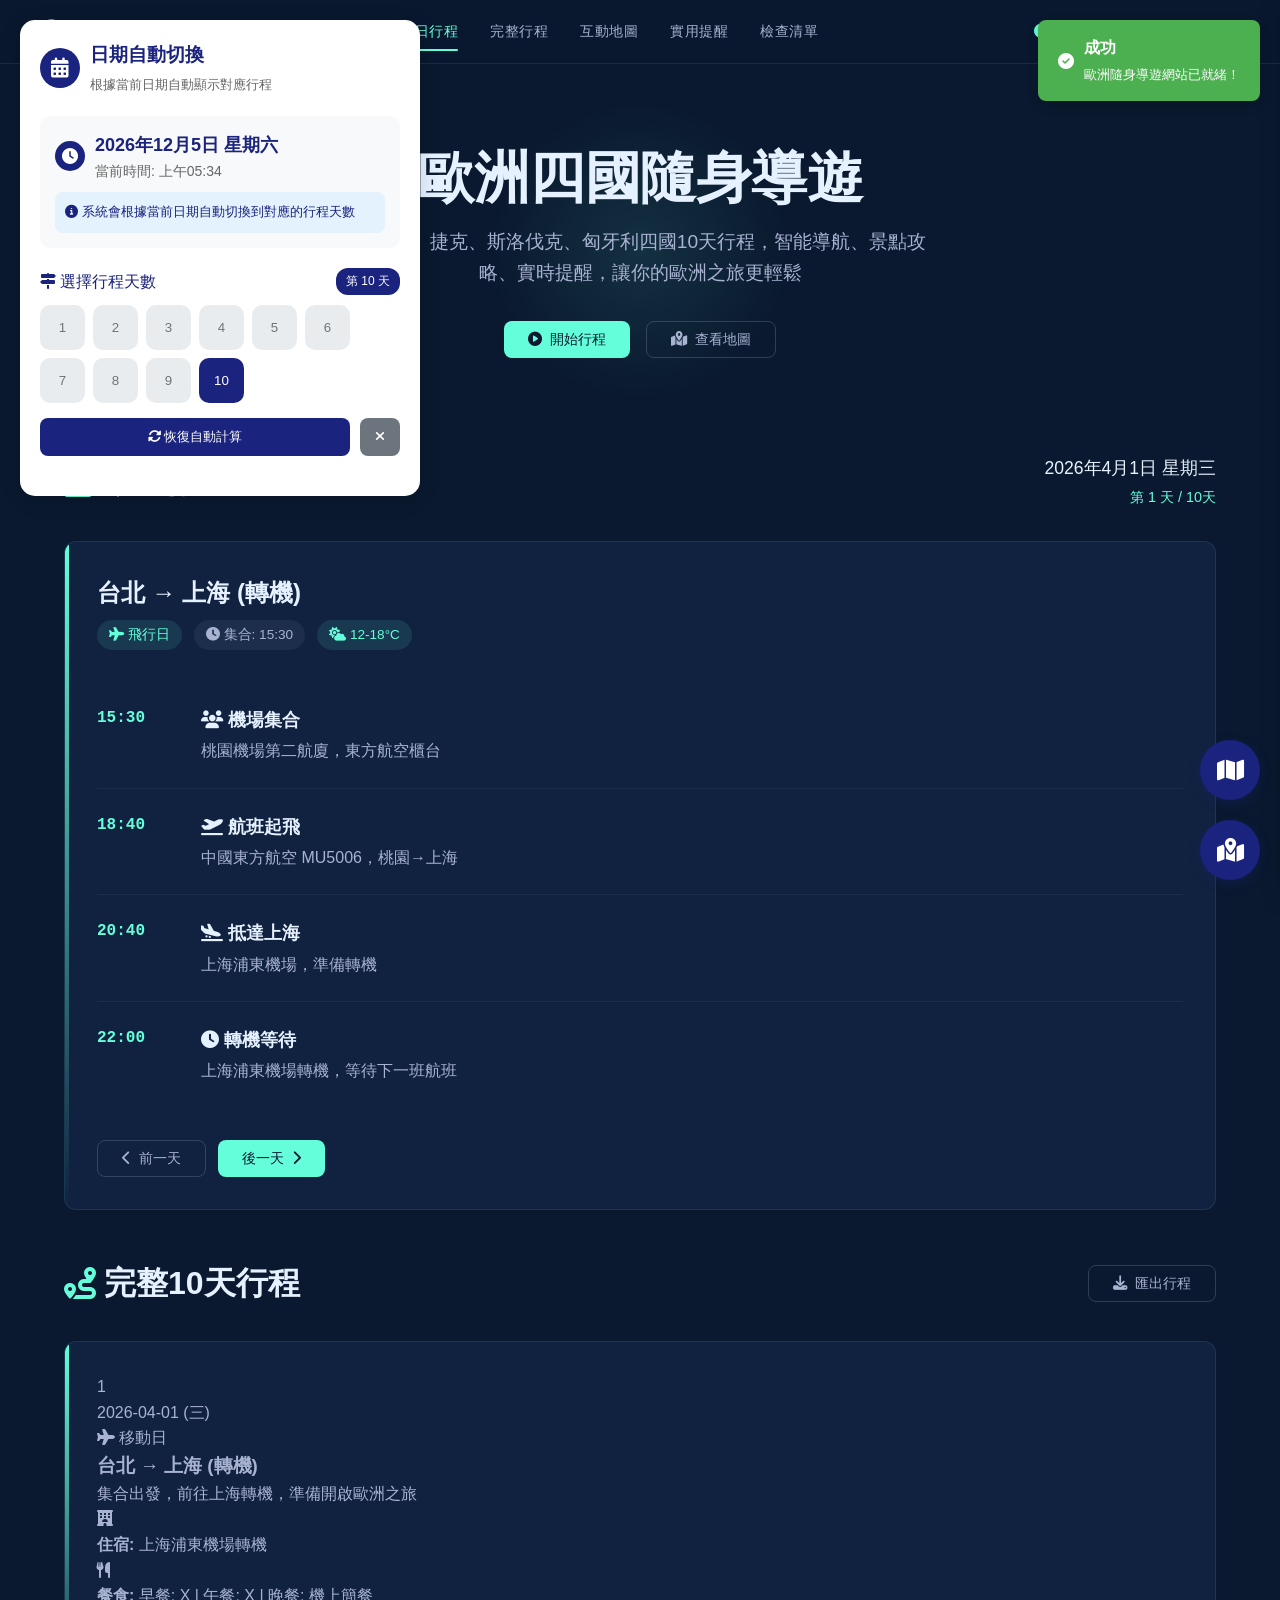
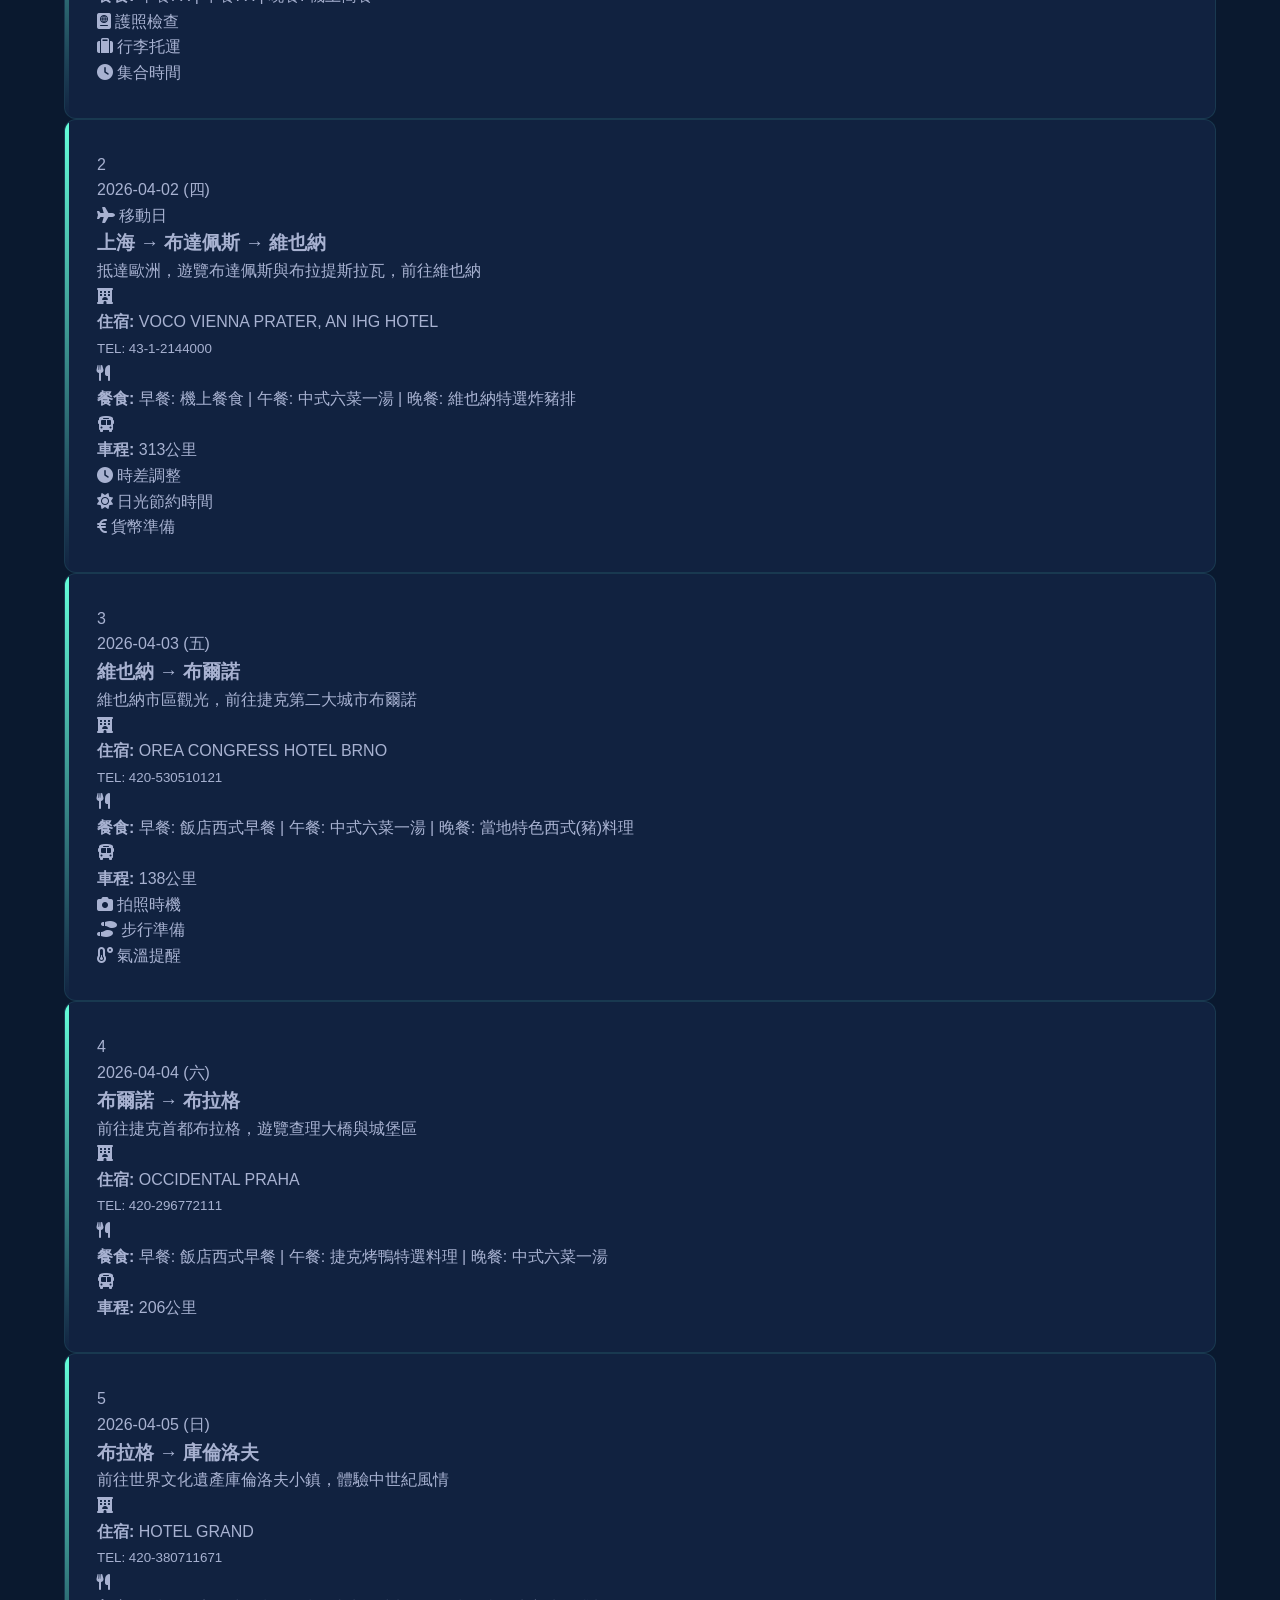
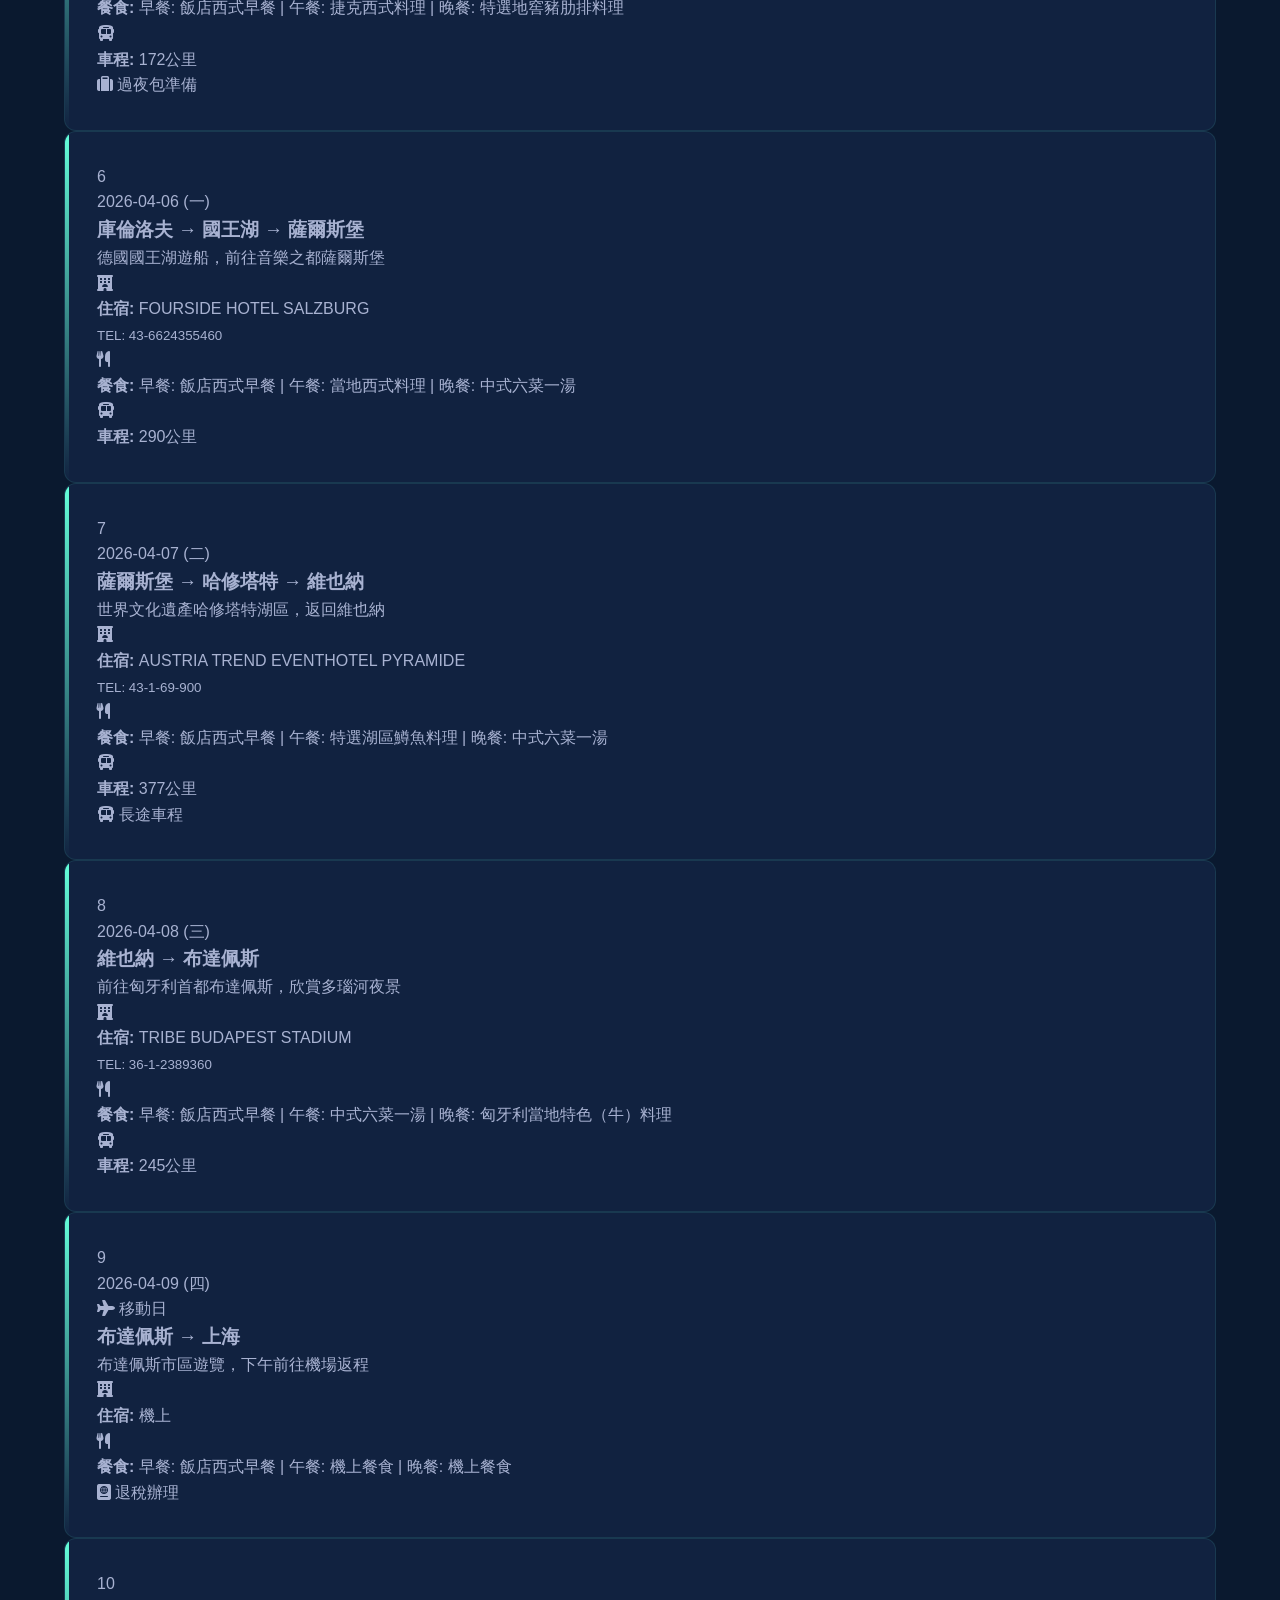
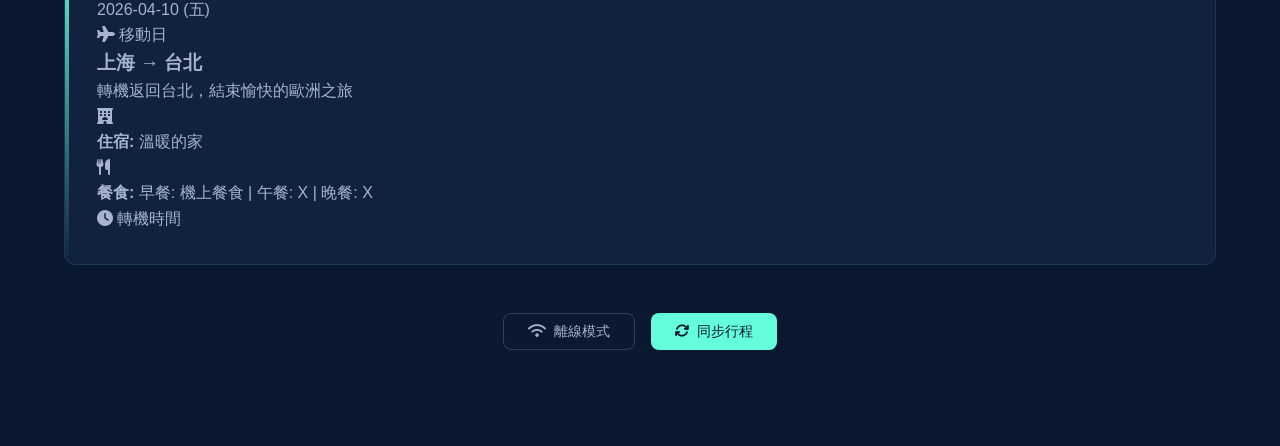
<file: index-backup.html>
<!DOCTYPE html>
<html lang="zh-TW">
<head>
    <meta charset="UTF-8">
    <meta name="viewport" content="width=device-width, initial-scale=1.0">
    <title>🗺️ 歐洲隨身導遊 - 奧捷斯匈四國之旅</title>
    <link rel="stylesheet" href="https://cdnjs.cloudflare.com/ajax/libs/font-awesome/6.4.0/css/all.min.css">
    <link rel="stylesheet" href="css/style.css">
    <link rel="stylesheet" href="css/mobile-nav-simple.css" media="(max-width: 768px)">
    <link rel="manifest" href="manifest.json">
    <meta name="theme-color" content="#0a192f">
    <meta name="description" content="歐洲四國隨身導遊 - 智能行程提醒、景點導覽、實用提醒">
</head>
<body>
    <!-- 現代化導航欄 -->
    <nav class="navbar">
        <div class="nav-container">
            <!-- Logo -->
            <a href="#" class="logo">
                <i class="fas fa-compass"></i>
                <span>歐洲隨身導遊</span>
            </a>
            
            <!-- 導航菜單 -->
            <!-- 漢堡菜單按鈕（手機版） -->
            <button class="hamburger-btn" id="hamburgerBtn">
                <i class="fas fa-bars"></i>
            </button>
            <div class="nav-menu">
                <a href="#today" class="nav-link active">今日行程</a>
                <a href="#itinerary" class="nav-link">完整行程</a>
                <a href="#map" class="nav-link">互動地圖</a>
                <a href="#tips" class="nav-link">實用提醒</a>
                <a href="#checklist" class="nav-link">檢查清單</a>
            </div>
            
            <!-- 時間顯示 -->
            <div class="nav-time-display">
                <div class="time-local">
                    <i class="fas fa-clock"></i>
                    <span class="city-name">當地</span>
                    <span id="nav-local-time">載入中...</span>
                </div>
                <div class="time-taipei">
                    <i class="fas fa-flag"></i>
                    <span class="city-name">台北</span>
                    <span id="nav-taipei-time">載入中...</span>
                </div>
            </div>
        </div>
    </nav>

    <!-- 主內容區 -->
    <main class="main-content">
        <!-- 英雄區域 -->
        <section class="hero-section">
            <h1 class="hero-title">歐洲四國隨身導遊</h1>
            <p class="hero-subtitle">奧地利、捷克、斯洛伐克、匈牙利四國10天行程，智能導航、景點攻略、實時提醒，讓你的歐洲之旅更輕鬆</p>
            <div style="display: flex; gap: 16px; justify-content: center; margin-top: 32px;">
                <button class="btn btn-primary" onclick="window.scrollTo({top: document.querySelector('#today').offsetTop - 80, behavior: 'smooth'})">
                    <i class="fas fa-play-circle"></i> 開始行程
                </button>
                <button class="btn btn-outline" onclick="window.open('https://maps.google.com', '_blank')">
                    <i class="fas fa-map-marked-alt"></i> 查看地圖
                </button>
            </div>
        </section>

        <!-- 今日行程 -->
        <section id="today" class="section">
            <div class="section-header">
                <h1><i class="fas fa-calendar-day"></i> 今日行程</h1>
                <div class="date-display">
                    <span id="currentDate">2026年4月1日 星期三</span>
                    <span class="day-counter">第 <span id="dayNumber">1</span> 天 / 10天</span>
                </div>
            </div>
            
            <div class="today-card">
                <div class="today-header" style="margin-bottom: 24px;">
                    <h2 id="todayTitle" style="font-size: 1.5rem; color: var(--text-white); margin-bottom: 8px;">台北 → 上海 (轉機)</h2>
                    <div style="display: flex; gap: 12px; flex-wrap: wrap;">
                        <span style="background: rgba(100, 255, 218, 0.1); color: var(--accent-blue); padding: 4px 12px; border-radius: 20px; font-size: 0.85rem;">
                            <i class="fas fa-plane"></i> 飛行日
                        </span>
                        <span style="background: rgba(136, 146, 176, 0.1); color: var(--text-light); padding: 4px 12px; border-radius: 20px; font-size: 0.85rem;">
                            <i class="fas fa-clock"></i> 集合: 15:30
                        </span>
                        <span style="background: rgba(100, 255, 218, 0.1); color: var(--accent-blue); padding: 4px 12px; border-radius: 20px; font-size: 0.85rem;">
                            <i class="fas fa-cloud-sun"></i> 12-18°C
                        </span>
                    </div>
                </div>
                
                <div class="today-timeline">
                    <!-- 時間軸項目會由JS動態生成 -->
                    <div class="timeline-item">
                        <div class="timeline-time">15:30</div>
                        <div class="timeline-icon"><i class="fas fa-users"></i></div>
                        <div class="timeline-content">
                            <div class="timeline-title">機場集合</div>
                            <div class="timeline-description">桃園國際機場第二航廈集合</div>
                        </div>
                    </div>
                    <div class="timeline-item">
                        <div class="timeline-time">17:30</div>
                        <div class="timeline-icon"><i class="fas fa-suitcase-rolling"></i></div>
                        <div class="timeline-content">
                            <div class="timeline-title">辦理登機</div>
                            <div class="timeline-description">辦理登機手續及行李托運</div>
                        </div>
                    </div>
                    <div class="timeline-item">
                        <div class="timeline-time">20:10</div>
                        <div class="timeline-icon"><i class="fas fa-plane-departure"></i></div>
                        <div class="timeline-content">
                            <div class="timeline-title">起飛（台灣→上海）</div>
                            <div class="timeline-description">搭乘班機飛往上海浦東機場</div>
                        </div>
                    </div>
                </div>
                
                <div class="today-actions" style="display: flex; gap: 12px; margin-top: 24px;">
                    <button class="btn btn-outline" id="prevDay">
                        <i class="fas fa-chevron-left"></i> 前一天
                    </button>
                    <button class="btn btn-primary" id="nextDay">
                        後一天 <i class="fas fa-chevron-right"></i>
                    </button>
                </div>
            </div>
        </section>

        <!-- 完整行程 -->
        <section id="itinerary" class="section">
            <div class="section-header">
                <h1><i class="fas fa-route"></i> 完整10天行程</h1>
                <button class="btn btn-outline" id="exportItinerary">
                    <i class="fas fa-download"></i> 匯出行程
                </button>
            </div>
            
            <div class="itinerary-container">
                <!-- 行程卡片會由JS動態生成 -->
                <div class="itinerary-card" style="margin-bottom: 16px;">
                    <h3 style="color: var(--text-white); margin-bottom: 12px;">第1天：出發日</h3>
                    <p style="color: var(--text-light); margin-bottom: 16px;">台灣 → 上海（轉機）→ 布達佩斯</p>
                    <div style="display: flex; gap: 8px; flex-wrap: wrap;">
                        <span style="background: rgba(100, 255, 218, 0.1); color: var(--accent-blue); padding: 4px 8px; border-radius: 4px; font-size: 0.8rem;">飛行日</span>
                        <span style="background: rgba(136, 146, 176, 0.1); color: var(--text-light); padding: 4px 8px; border-radius: 4px; font-size: 0.8rem;">轉機</span>
                    </div>
                </div>
            </div>
        </section>

        <!-- 功能按鈕區 -->
        <div style="display: flex; gap: 16px; justify-content: center; margin: 48px 0;">
            <button class="btn btn-outline" id="offlineToggle">
                <i class="fas fa-wifi"></i> 離線模式
            </button>
            <button class="btn btn-primary" id="syncBtn">
                <i class="fas fa-sync"></i> 同步行程
            </button>
        </div>
    </main>

    <!-- 載入腳本 -->
    <script src="js/data.js"></script>
    <script src="js/enhanced-data.js"></script>
    <script src="js/practical-tips.js"></script>
    <script src="js/practical-tips-display.js"></script>
    <script src="js/attraction-guide.js"></script>
    <script src="js/attraction-guide-display.js"></script>
    <script src="js/itinerary-database.js"></script>
    <script src="js/date-auto-switch.js"></script>
    <script src="js/date-switch-ui.js"></script>
    <script src="js/quick-guide-fix.js"></script>
    <script src="js/nav-time-display.js"></script>
    <script src="js/version-manager.js"></script>
    <script src="js/mobile-nav.js"></script>
    <script src="js/app.js"></script>
    <script src="js/checklist.js"></script>
    <script src="js/notifications.js"></script>
    <script src="js/simple-map.js"></script>
    <script src="js/interactivity-fix.js"></script>
    
    <script>
        // 初始化版本管理
        if (typeof versionManager !== 'undefined') {
            versionManager.init();
        }
        
        // 初始化時間顯示
        if (typeof navTimeDisplay !== 'undefined') {
            navTimeDisplay.init();
        }
    </script>
</body>
</html>
</file>
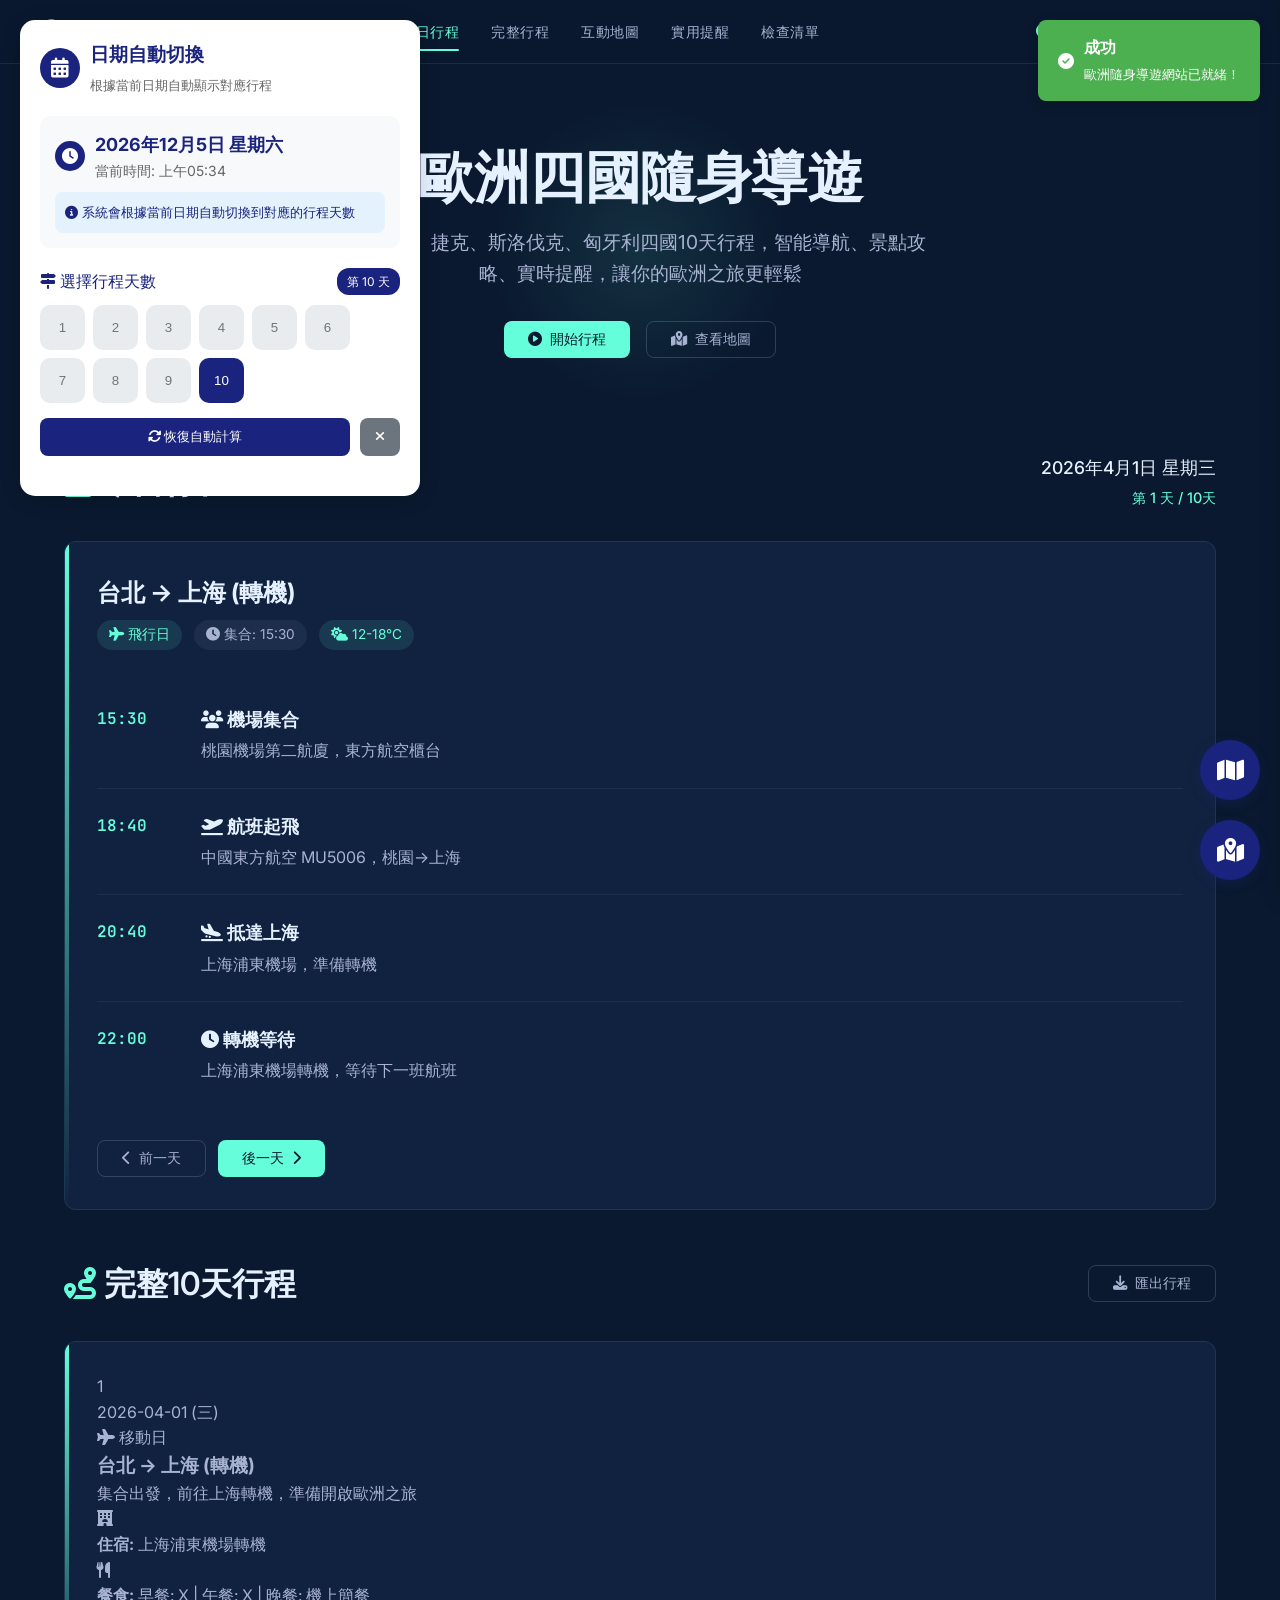
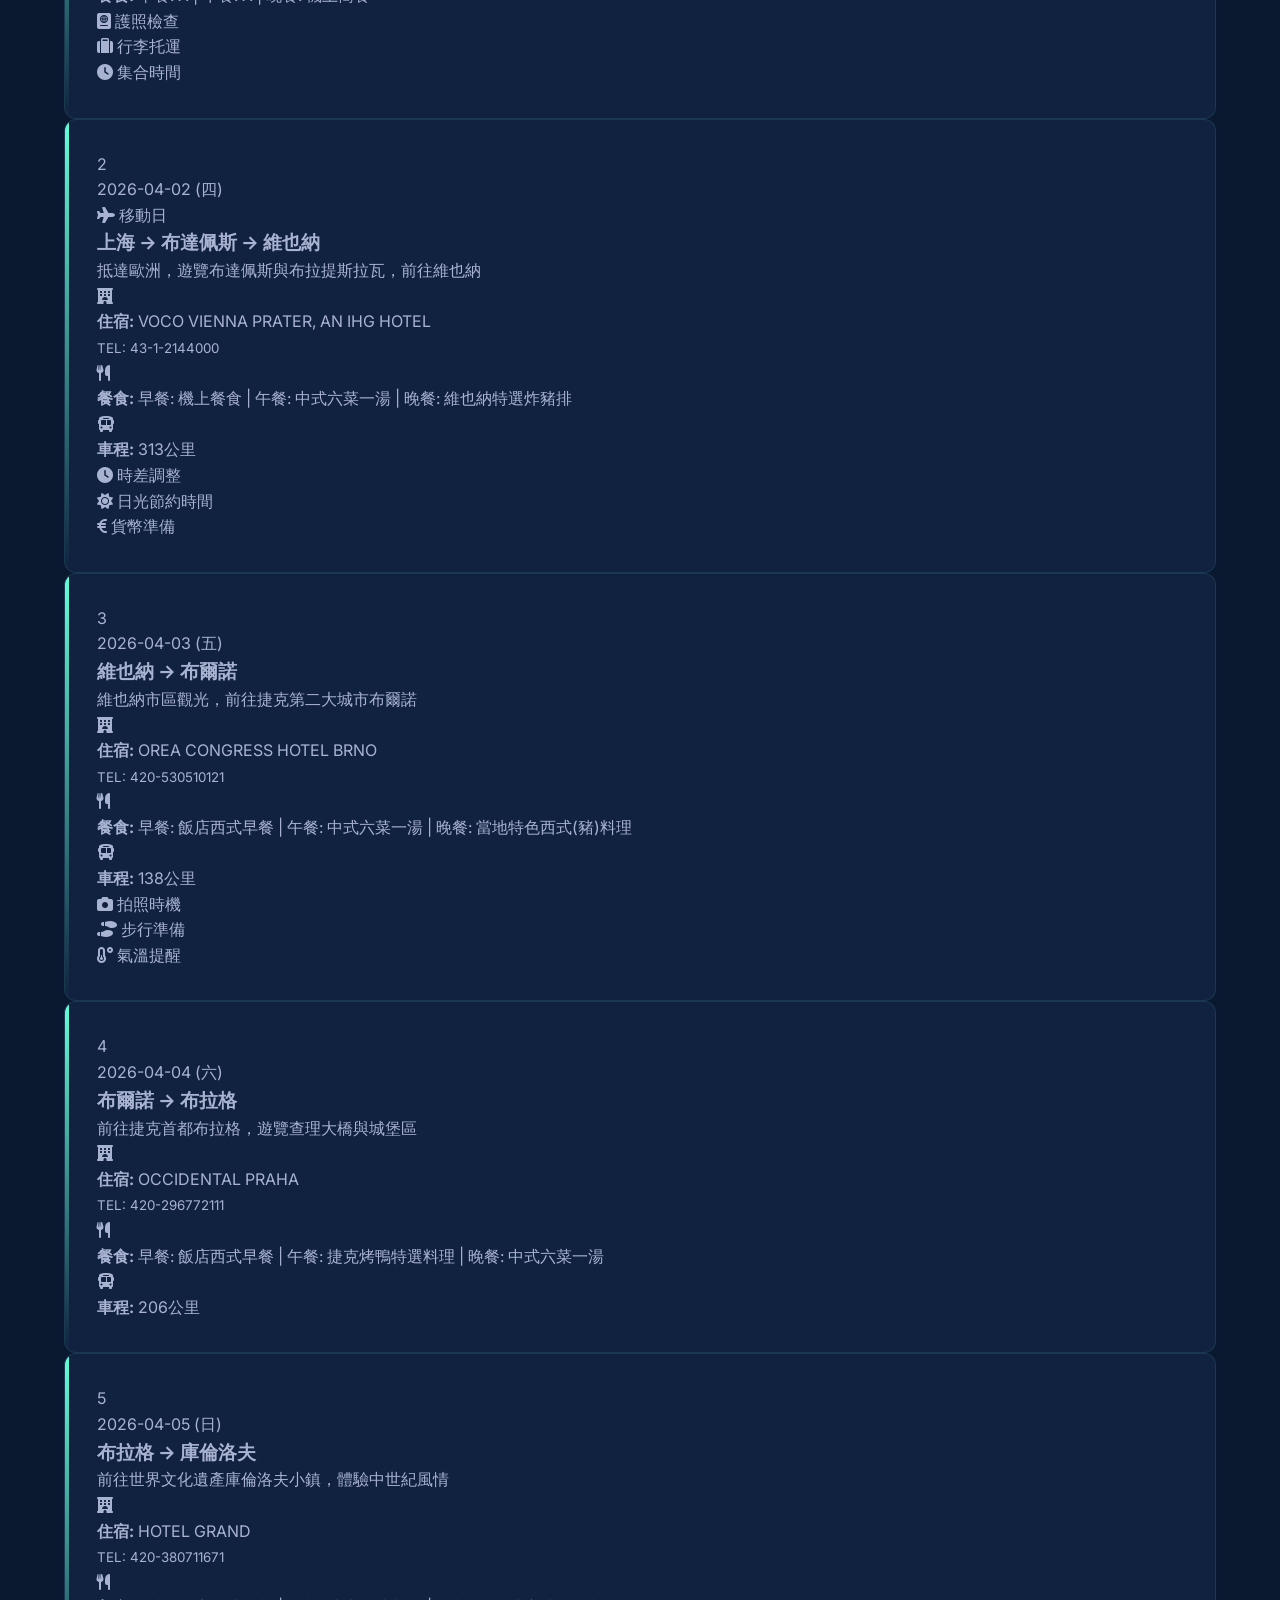
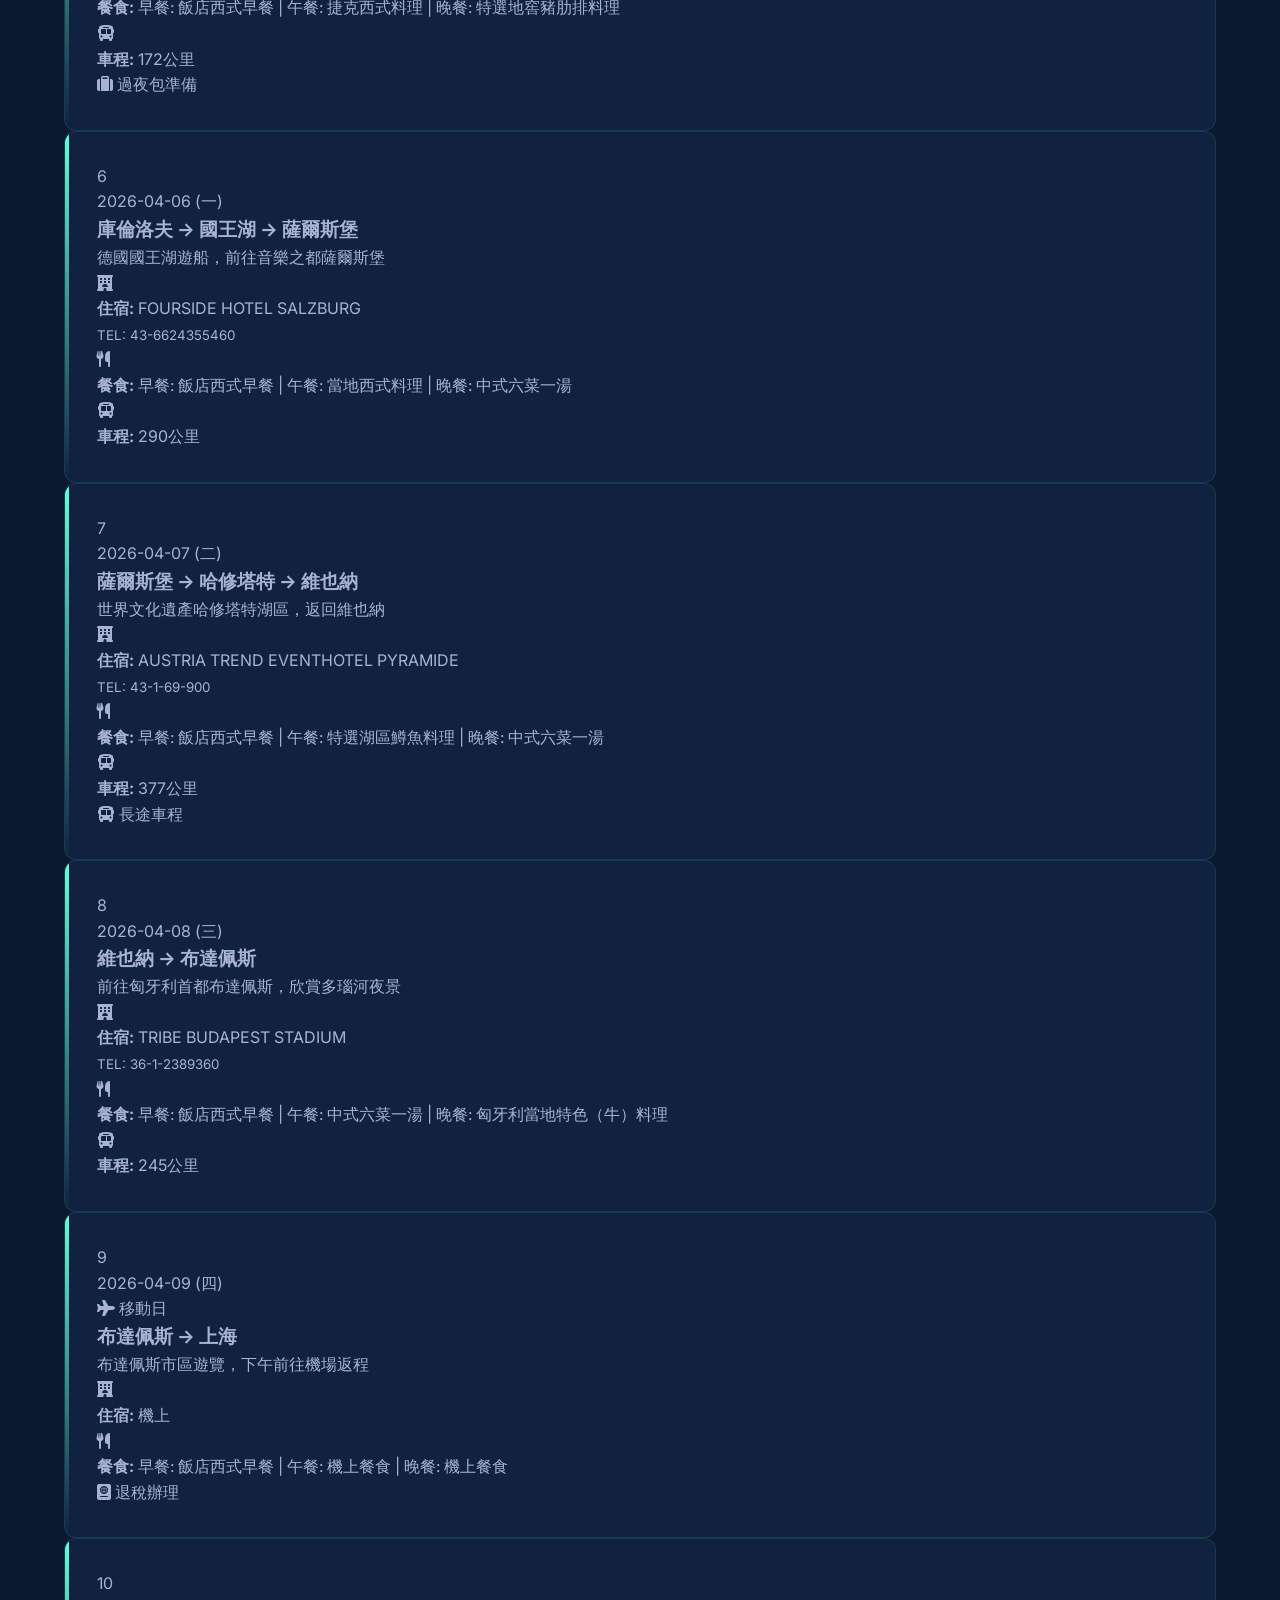
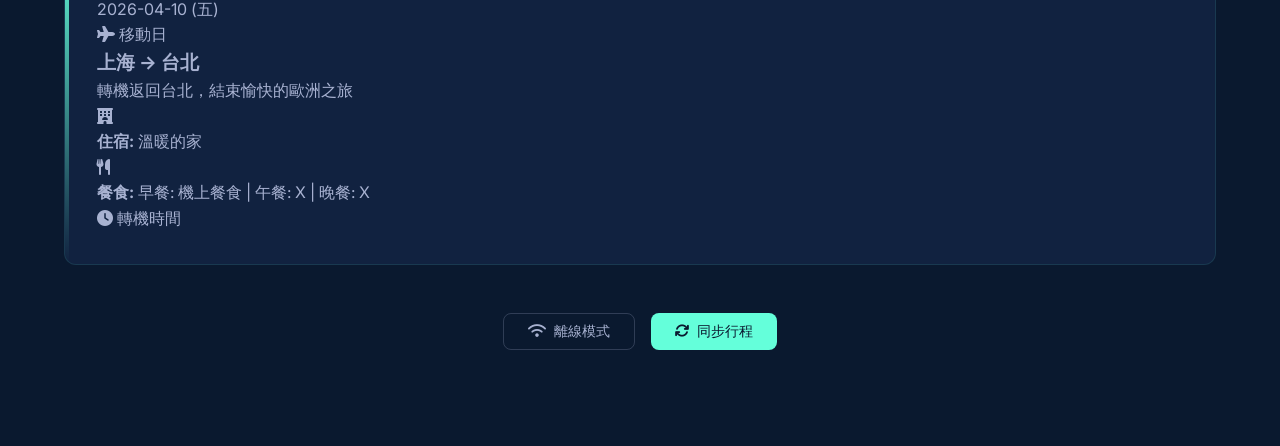
<file: index-redesign.html>
<!DOCTYPE html>
<html lang="zh-TW">
<head>
    <meta charset="UTF-8">
    <meta name="viewport" content="width=device-width, initial-scale=1.0">
    <title>🗺️ 歐洲隨身導遊 - 奧捷斯匈四國之旅</title>
    <link rel="stylesheet" href="https://cdnjs.cloudflare.com/ajax/libs/font-awesome/6.4.0/css/all.min.css">
    <link href="https://fonts.googleapis.com/css2?family=Inter:wght@300;400;500;600;700&family=JetBrains+Mono:wght@400;500;600&display=swap" rel="stylesheet">
    <link rel="stylesheet" href="css/modern-redesign.css">
    <link rel="manifest" href="manifest.json">
    <meta name="theme-color" content="#0a192f">
    <meta name="description" content="歐洲四國隨身導遊 - 智能行程提醒、景點導覽、實用提醒">
</head>
<body>
    <!-- 現代化導航欄 -->
    <nav class="navbar">
        <div class="nav-container">
            <!-- Logo -->
            <a href="#" class="logo">
                <i class="fas fa-compass"></i>
                <span>歐洲隨身導遊</span>
            </a>
            
            <!-- 導航菜單 -->
            <div class="nav-menu">
                <a href="#today" class="nav-link active">今日行程</a>
                <a href="#itinerary" class="nav-link">完整行程</a>
                <a href="#map" class="nav-link">互動地圖</a>
                <a href="#tips" class="nav-link">實用提醒</a>
                <a href="#checklist" class="nav-link">檢查清單</a>
            </div>
            
            <!-- 時間顯示 -->
            <div class="nav-time-display">
                <div class="time-local">
                    <i class="fas fa-clock"></i>
                    <span class="city-name">當地</span>
                    <span id="nav-local-time">載入中...</span>
                </div>
                <div class="time-taipei">
                    <i class="fas fa-flag"></i>
                    <span class="city-name">台北</span>
                    <span id="nav-taipei-time">載入中...</span>
                </div>
            </div>
        </div>
    </nav>

    <!-- 主內容區 -->
    <main class="main-content">
        <!-- 英雄區域 -->
        <section class="hero-section">
            <h1 class="hero-title">歐洲四國隨身導遊</h1>
            <p class="hero-subtitle">奧地利、捷克、斯洛伐克、匈牙利四國10天行程，智能導航、景點攻略、實時提醒，讓你的歐洲之旅更輕鬆</p>
            <div style="display: flex; gap: 16px; justify-content: center; margin-top: 32px;">
                <button class="btn btn-primary" onclick="window.scrollTo({top: document.querySelector('#today').offsetTop - 80, behavior: 'smooth'})">
                    <i class="fas fa-play-circle"></i> 開始行程
                </button>
                <button class="btn btn-outline" onclick="window.open('https://maps.google.com', '_blank')">
                    <i class="fas fa-map-marked-alt"></i> 查看地圖
                </button>
            </div>
        </section>

        <!-- 今日行程 -->
        <section id="today" class="section">
            <div class="section-header">
                <h1><i class="fas fa-calendar-day"></i> 今日行程</h1>
                <div class="date-display">
                    <span id="currentDate">2026年4月1日 星期三</span>
                    <span class="day-counter">第 <span id="dayNumber">1</span> 天 / 10天</span>
                </div>
            </div>
            
            <div class="today-card">
                <div class="today-header" style="margin-bottom: 24px;">
                    <h2 id="todayTitle" style="font-size: 1.5rem; color: var(--text-white); margin-bottom: 8px;">台北 → 上海 (轉機)</h2>
                    <div style="display: flex; gap: 12px; flex-wrap: wrap;">
                        <span style="background: rgba(100, 255, 218, 0.1); color: var(--accent-blue); padding: 4px 12px; border-radius: 20px; font-size: 0.85rem;">
                            <i class="fas fa-plane"></i> 飛行日
                        </span>
                        <span style="background: rgba(136, 146, 176, 0.1); color: var(--text-light); padding: 4px 12px; border-radius: 20px; font-size: 0.85rem;">
                            <i class="fas fa-clock"></i> 集合: 15:30
                        </span>
                        <span style="background: rgba(100, 255, 218, 0.1); color: var(--accent-blue); padding: 4px 12px; border-radius: 20px; font-size: 0.85rem;">
                            <i class="fas fa-cloud-sun"></i> 12-18°C
                        </span>
                    </div>
                </div>
                
                <div class="today-timeline">
                    <!-- 時間軸項目會由JS動態生成 -->
                    <div class="timeline-item">
                        <div class="timeline-time">15:30</div>
                        <div class="timeline-icon"><i class="fas fa-users"></i></div>
                        <div class="timeline-content">
                            <div class="timeline-title">機場集合</div>
                            <div class="timeline-description">桃園國際機場第二航廈集合</div>
                        </div>
                    </div>
                    <div class="timeline-item">
                        <div class="timeline-time">17:30</div>
                        <div class="timeline-icon"><i class="fas fa-suitcase-rolling"></i></div>
                        <div class="timeline-content">
                            <div class="timeline-title">辦理登機</div>
                            <div class="timeline-description">辦理登機手續及行李托運</div>
                        </div>
                    </div>
                    <div class="timeline-item">
                        <div class="timeline-time">20:10</div>
                        <div class="timeline-icon"><i class="fas fa-plane-departure"></i></div>
                        <div class="timeline-content">
                            <div class="timeline-title">起飛（台灣→上海）</div>
                            <div class="timeline-description">搭乘班機飛往上海浦東機場</div>
                        </div>
                    </div>
                </div>
                
                <div class="today-actions" style="display: flex; gap: 12px; margin-top: 24px;">
                    <button class="btn btn-outline" id="prevDay">
                        <i class="fas fa-chevron-left"></i> 前一天
                    </button>
                    <button class="btn btn-primary" id="nextDay">
                        後一天 <i class="fas fa-chevron-right"></i>
                    </button>
                </div>
            </div>
        </section>

        <!-- 完整行程 -->
        <section id="itinerary" class="section">
            <div class="section-header">
                <h1><i class="fas fa-route"></i> 完整10天行程</h1>
                <button class="btn btn-outline" id="exportItinerary">
                    <i class="fas fa-download"></i> 匯出行程
                </button>
            </div>
            
            <div class="itinerary-container">
                <!-- 行程卡片會由JS動態生成 -->
                <div class="itinerary-card" style="margin-bottom: 16px;">
                    <h3 style="color: var(--text-white); margin-bottom: 12px;">第1天：出發日</h3>
                    <p style="color: var(--text-light); margin-bottom: 16px;">台灣 → 上海（轉機）→ 布達佩斯</p>
                    <div style="display: flex; gap: 8px; flex-wrap: wrap;">
                        <span style="background: rgba(100, 255, 218, 0.1); color: var(--accent-blue); padding: 4px 8px; border-radius: 4px; font-size: 0.8rem;">飛行日</span>
                        <span style="background: rgba(136, 146, 176, 0.1); color: var(--text-light); padding: 4px 8px; border-radius: 4px; font-size: 0.8rem;">轉機</span>
                    </div>
                </div>
            </div>
        </section>

        <!-- 功能按鈕區 -->
        <div style="display: flex; gap: 16px; justify-content: center; margin: 48px 0;">
            <button class="btn btn-outline" id="offlineToggle">
                <i class="fas fa-wifi"></i> 離線模式
            </button>
            <button class="btn btn-primary" id="syncBtn">
                <i class="fas fa-sync"></i> 同步行程
            </button>
        </div>
    </main>

    <!-- 載入腳本 -->
    <script src="js/data.js"></script>
    <script src="js/enhanced-data.js"></script>
    <script src="js/practical-tips.js"></script>
    <script src="js/practical-tips-display.js"></script>
    <script src="js/attraction-guide.js"></script>
    <script src="js/attraction-guide-display.js"></script>
    <script src="js/itinerary-database.js"></script>
    <script src="js/date-auto-switch.js"></script>
    <script src="js/date-switch-ui.js"></script>
    <script src="js/quick-guide-fix.js"></script>
    <script src="js/nav-time-display.js"></script>
    <script src="js/version-manager.js"></script>
    <script src="js/app.js"></script>
    <script src="js/checklist.js"></script>
    <script src="js/notifications.js"></script>
    <script src="js/simple-map.js"></script>
    <script src="js/interactivity-fix.js"></script>
    
    <script>
        // 初始化版本管理
        if (typeof versionManager !== 'undefined') {
            versionManager.init();
        }
        
        // 初始化時間顯示
        if (typeof navTimeDisplay !== 'undefined') {
            navTimeDisplay.init();
        }
    </script>
</body>
</html>
</file>
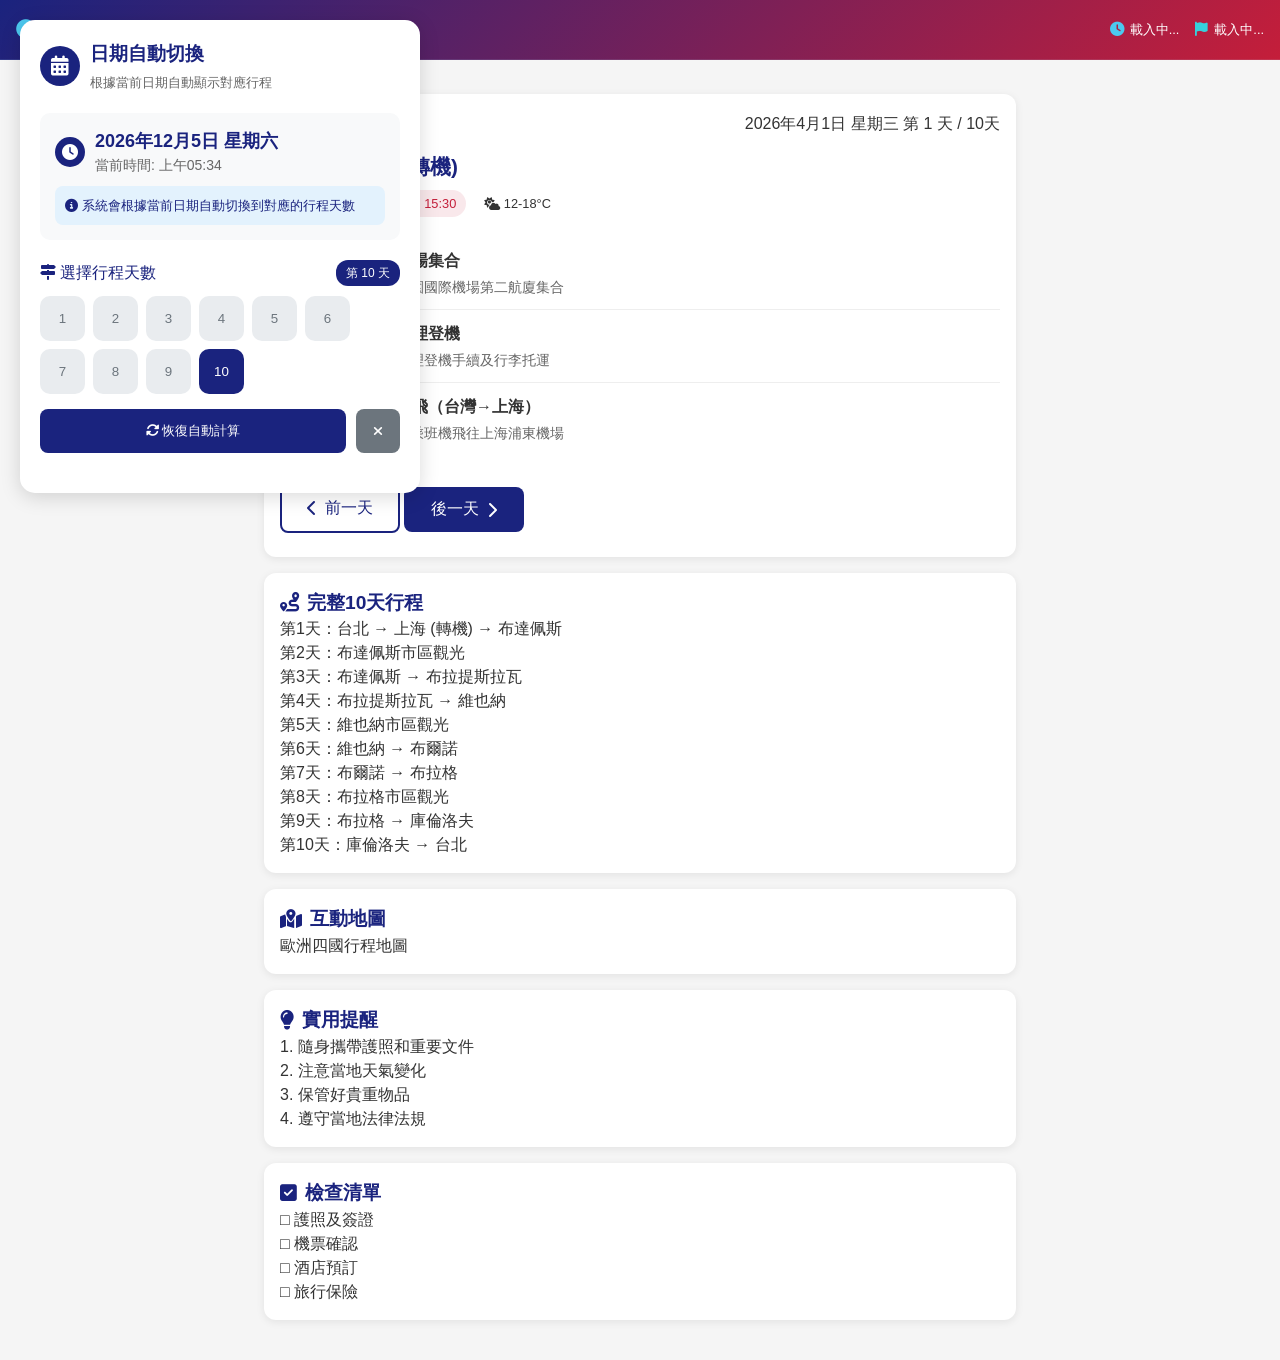
<file: mobile-first.html>
<!DOCTYPE html>
<html lang="zh-TW">
<head>
    <meta charset="UTF-8">
    <meta name="viewport" content="width=device-width, initial-scale=1.0">
    <title>🗺️ 歐洲隨身導遊 - 手機優先設計</title>
    <link rel="stylesheet" href="https://cdnjs.cloudflare.com/ajax/libs/font-awesome/6.4.0/css/all.min.css">
    <link rel="stylesheet" href="css/mobile-first.css">
    <link rel="manifest" href="manifest.json">
    <meta name="theme-color" content="#1a237e">
    <meta name="description" content="歐洲四國隨身導遊 - 智能行程提醒、景點導覽、實用提醒 - 手機優先設計">
</head>
<body>
    <!-- 頂部狀態欄 -->
    <header class="top-bar">
        <a href="#" class="logo">
            <i class="fas fa-compass"></i>
            <span>歐洲隨身導遊</span>
        </a>
        
        <div class="time-display">
            <div class="time-item time-local">
                <i class="fas fa-clock"></i>
                <span id="local-time">載入中...</span>
            </div>
            <div class="time-item time-taipei">
                <i class="fas fa-flag"></i>
                <span id="taipei-time">載入中...</span>
            </div>
        </div>
    </header>

    <!-- 主內容區 -->
    <main class="main-content">
        <!-- 今日行程 -->
        <section id="today" class="section active">
            <div class="card">
                <div class="card-header">
                    <h1 class="card-title">
                        <i class="fas fa-calendar-day"></i>
                        今日行程
                    </h1>
                    <div class="date-display">
                        <span id="current-date">2026年4月1日 星期三</span>
                        <span class="day-counter">第 <span id="day-number">1</span> 天 / 10天</span>
                    </div>
                </div>
                
                <div class="today-header">
                    <h2 class="today-title" id="today-title">台北 → 上海 (轉機)</h2>
                    <div class="today-tags">
                        <span class="tag tag-flight">
                            <i class="fas fa-plane"></i>
                            飛行日
                        </span>
                        <span class="tag tag-time">
                            <i class="fas fa-clock"></i>
                            集合: 15:30
                        </span>
                        <span class="tag tag-weather">
                            <i class="fas fa-cloud-sun"></i>
                            12-18°C
                        </span>
                    </div>
                </div>
                
                <div class="timeline">
                    <div class="timeline-item">
                        <div class="timeline-time">15:30</div>
                        <div class="timeline-icon">
                            <i class="fas fa-users"></i>
                        </div>
                        <div class="timeline-content">
                            <h3 class="timeline-title">機場集合</h3>
                            <p class="timeline-desc">桃園國際機場第二航廈集合</p>
                        </div>
                    </div>
                    
                    <div class="timeline-item">
                        <div class="timeline-time">17:30</div>
                        <div class="timeline-icon">
                            <i class="fas fa-suitcase-rolling"></i>
                        </div>
                        <div class="timeline-content">
                            <h3 class="timeline-title">辦理登機</h3>
                            <p class="timeline-desc">辦理登機手續及行李托運</p>
                        </div>
                    </div>
                    
                    <div class="timeline-item">
                        <div class="timeline-time">20:10</div>
                        <div class="timeline-icon">
                            <i class="fas fa-plane-departure"></i>
                        </div>
                        <div class="timeline-content">
                            <h3 class="timeline-title">起飛（台灣→上海）</h3>
                            <p class="timeline-desc">搭乘班機飛往上海浦東機場</p>
                        </div>
                    </div>
                </div>
                
                <div class="card-actions">
                    <button class="btn btn-outline" id="prev-day">
                        <i class="fas fa-chevron-left"></i>
                        前一天
                    </button>
                    <button class="btn btn-primary" id="next-day">
                        後一天
                        <i class="fas fa-chevron-right"></i>
                    </button>
                </div>
            </div>
        </section>
        
        <!-- 完整行程 -->
        <section id="itinerary" class="section">
            <div class="card">
                <h1 class="card-title">
                    <i class="fas fa-route"></i>
                    完整10天行程
                </h1>
                <p>第1天：台北 → 上海 (轉機) → 布達佩斯</p>
                <p>第2天：布達佩斯市區觀光</p>
                <p>第3天：布達佩斯 → 布拉提斯拉瓦</p>
                <p>第4天：布拉提斯拉瓦 → 維也納</p>
                <p>第5天：維也納市區觀光</p>
                <p>第6天：維也納 → 布爾諾</p>
                <p>第7天：布爾諾 → 布拉格</p>
                <p>第8天：布拉格市區觀光</p>
                <p>第9天：布拉格 → 庫倫洛夫</p>
                <p>第10天：庫倫洛夫 → 台北</p>
            </div>
        </section>
        
        <!-- 互動地圖 -->
        <section id="map" class="section">
            <div class="card">
                <h1 class="card-title">
                    <i class="fas fa-map-marked-alt"></i>
                    互動地圖
                </h1>
                <p>歐洲四國行程地圖</p>
            </div>
        </section>
        
        <!-- 實用提醒 -->
        <section id="tips" class="section">
            <div class="card">
                <h1 class="card-title">
                    <i class="fas fa-lightbulb"></i>
                    實用提醒
                </h1>
                <p>1. 隨身攜帶護照和重要文件</p>
                <p>2. 注意當地天氣變化</p>
                <p>3. 保管好貴重物品</p>
                <p>4. 遵守當地法律法規</p>
            </div>
        </section>
        
        <!-- 檢查清單 -->
        <section id="checklist" class="section">
            <div class="card">
                <h1 class="card-title">
                    <i class="fas fa-check-square"></i>
                    檢查清單
                </h1>
                <p>□ 護照及簽證</p>
                <p>□ 機票確認</p>
                <p>□ 酒店預訂</p>
                <p>□ 旅行保險</p>
            </div>
        </section>
    </main>
    
    <!-- 底部導航欄 -->
    <nav class="bottom-nav">
        <div class="bottom-nav-container">
            <a href="#today" class="bottom-nav-item active">
                <i class="fas fa-calendar-day"></i>
                <span class="bottom-nav-text">今日行程</span>
            </a>
            <a href="#itinerary" class="bottom-nav-item">
                <i class="fas fa-route"></i>
                <span class="bottom-nav-text">完整行程</span>
            </a>
            <a href="#map" class="bottom-nav-item">
                <i class="fas fa-map-marked-alt"></i>
                <span class="bottom-nav-text">互動地圖</span>
            </a>
            <a href="#tips" class="bottom-nav-item">
                <i class="fas fa-lightbulb"></i>
                <span class="bottom-nav-text">實用提醒</span>
            </a>
            <a href="#checklist" class="bottom-nav-item">
                <i class="fas fa-check-square"></i>
                <span class="bottom-nav-text">檢查清單</span>
            </a>
        </div>
    </nav>
    
    <!-- 載入腳本 -->
    <script src="js/data.js"></script>
    <script src="js/itinerary-database.js"></script>
    <script src="js/date-auto-switch.js"></script>
    <script src="js/date-switch-ui.js"></script>
    <script src="js/nav-time-display.js"></script>
    <script src="js/app.js"></script>
    
    <script>
        // 初始化時間顯示
        function initTimeDisplay() {
            const localTimeElement = document.getElementById('local-time');
            const taipeiTimeElement = document.getElementById('taipei-time');
            
            function updateTimes() {
                const now = new Date();
                
                // 當地時間（歐洲中部時間）
                const localTime = new Date(now.toLocaleString('en-US', {
                    timeZone: 'Europe/Berlin'
                }));
                localTimeElement.textContent = localTime.toLocaleTimeString('zh-TW', {
                    hour: '2-digit',
                    minute: '2-digit',
                    hour12: false
                });
                
                // 台北時間
                const taipeiTime = new Date(now.toLocaleString('en-US', {
                    timeZone: 'Asia/Taipei'
                }));
                taipeiTimeElement.textContent = taipeiTime.toLocaleTimeString('zh-TW', {
                    hour: '2-digit',
                    minute: '2-digit',
                    hour12: false
                });
            }
            
            updateTimes();
            setInterval(updateTimes, 1000);
        }
        
        // 初始化導航
        function initNavigation() {
            // 底部導航點擊處理
            document.querySelectorAll('.bottom-nav-item').forEach(item => {
                item.addEventListener('click', function(e) {
                    // 移除所有active狀態
                    document.querySelectorAll('.bottom-nav-item').forEach(el => {
                        el.classList.remove('active');
                    });
                    
                    // 添加active狀態
                    this.classList.add('active');
                    
                    // 滾動到對應區塊
                    const targetId = this.getAttribute('href');
                    if (targetId.startsWith('#')) {
                        const targetElement = document.querySelector(targetId);
                        if (targetElement) {
                            targetElement.scrollIntoView({
                                behavior: 'smooth'
                            });
                        }
                    }
                });
            }
        }
        
        // 初始化應用
        function initApp() {
            console.log('🚀 歐洲隨身導遊 - 手機優先設計啟動...');
            
            initTimeDisplay();
            initNavigation();
            
            console.log('✅ 應用初始化完成');
        }
        
        // 等待DOM載入
        if (document.readyState === 'loading') {
            document.addEventListener('DOMContentLoaded', initApp);
        } else {
            initApp();
        }
    </script>
</body>
</html>
</file>
<file: css/style.css>
/* 歐洲隨身導遊 - 現代化重新設計 */
:root {
    /* 現代化配色 */
    --primary-dark: #0a192f;      /* 深藍色背景 */
    --primary-light: #112240;     /* 中藍色 */
    --accent-blue: #64ffda;       /* 青藍色強調色 */
    --accent-purple: #8892b0;     /* 紫色文字 */
    --text-white: #e6f1ff;        /* 白色文字 */
    --text-light: #a8b2d1;        /* 淺灰色文字 */
    --card-bg: #112240;           /* 卡片背景 */
    --hover-bg: #233554;          /* 懸停背景 */
    
    /* 間距系統 */
    --space-xs: 4px;
    --space-sm: 8px;
    --space-md: 16px;
    --space-lg: 24px;
    --space-xl: 32px;
    --space-xxl: 48px;
    
    /* 圓角 */
    --radius-sm: 4px;
    --radius-md: 8px;
    --radius-lg: 12px;
    --radius-xl: 16px;
    
    /* 陰影 */
    --shadow-sm: 0 2px 4px rgba(0, 0, 0, 0.1);
    --shadow-md: 0 4px 8px rgba(0, 0, 0, 0.2);
    --shadow-lg: 0 8px 16px rgba(0, 0, 0, 0.3);
    --shadow-xl: 0 16px 32px rgba(0, 0, 0, 0.4);
    
    /* 動畫 */
    --transition-fast: 0.2s ease;
    --transition-normal: 0.3s ease;
    --transition-slow: 0.5s ease;
}

/* 基礎重置 */
* {
    margin: 0;
    padding: 0;
    box-sizing: border-box;
}

html {
    font-size: 16px;
    scroll-behavior: smooth;
    scroll-padding-top: 80px;
}

body {
    font-family: 'Inter', -apple-system, BlinkMacSystemFont, 'Segoe UI', Roboto, sans-serif;
    line-height: 1.6;
    color: var(--text-light);
    background: var(--primary-dark);
    min-height: 100vh;
    overflow-x: hidden;
}

/* 現代化導航欄 */
.navbar {
    background: rgba(10, 25, 47, 0.95);
    backdrop-filter: blur(10px);
    border-bottom: 1px solid rgba(100, 255, 218, 0.1);
    padding: 0 var(--space-lg);
    position: fixed;
    top: 0;
    left: 0;
    right: 0;
    z-index: 1000;
    height: 64px;
    display: flex;
    align-items: center;
    transition: all var(--transition-normal);
}

.nav-container {
    max-width: 1200px;
    width: 100%;
    margin: 0 auto;
    display: flex;
    justify-content: space-between;
    align-items: center;
}

/* Logo設計 */
.logo {
    display: flex;
    align-items: center;
    gap: var(--space-sm);
    text-decoration: none;
    color: var(--text-white);
    font-size: 1.2rem;
    font-weight: 600;
    transition: all var(--transition-fast);
}

.logo i {
    color: var(--accent-blue);
    font-size: 1.4rem;
}

.logo:hover {
    transform: translateY(-1px);
    color: var(--accent-blue);
}

/* 導航菜單 */
.nav-menu {
    display: flex;
    gap: var(--space-xl);
    align-items: center;
}

.nav-link {
    color: var(--text-light);
    text-decoration: none;
    font-size: 0.9rem;
    font-weight: 500;
    padding: var(--space-sm) 0;
    position: relative;
    transition: all var(--transition-fast);
    letter-spacing: 0.5px;
}

.nav-link:hover {
    color: var(--accent-blue);
}

.nav-link.active {
    color: var(--accent-blue);
}

.nav-link.active::after {
    content: '';
    position: absolute;
    bottom: 0;
    left: 0;
    width: 100%;
    height: 2px;
    background: var(--accent-blue);
    border-radius: 1px;
}

/* 時間顯示 - 現代化設計 */
.nav-time-display {
    display: flex;
    gap: var(--space-lg);
    align-items: center;
}

.time-local,
.time-taipei {
    display: flex;
    align-items: center;
    gap: var(--space-xs);
    font-size: 0.85rem;
    font-weight: 500;
    color: var(--text-light);
}

.time-local i {
    color: var(--accent-blue);
    font-size: 0.9rem;
}

.time-taipei i {
    color: #36d1dc;
    font-size: 0.9rem;
}

.city-name {
    font-weight: 600;
    color: var(--text-white);
    font-size: 0.8rem;
}

.time-local span:not(.city-name),
.time-taipei span:not(.city-name) {
    font-family: 'JetBrains Mono', 'Courier New', monospace;
    font-weight: 600;
    letter-spacing: 0.5px;
    color: var(--text-white);
    font-size: 0.85rem;
}

/* 主內容區 */
.main-content {
    max-width: 1200px;
    margin: 0 auto;
    padding: calc(64px + var(--space-xl)) var(--space-lg) var(--space-xxl);
}

/* 英雄區域 */
.hero-section {
    text-align: center;
    padding: var(--space-xxl) 0;
    margin-bottom: var(--space-xxl);
    position: relative;
}

.hero-section::before {
    content: '';
    position: absolute;
    top: 50%;
    left: 50%;
    transform: translate(-50%, -50%);
    width: 300px;
    height: 300px;
    background: radial-gradient(circle, rgba(100, 255, 218, 0.1) 0%, transparent 70%);
    z-index: -1;
}

.hero-title {
    font-size: 3.5rem;
    font-weight: 700;
    color: var(--text-white);
    margin-bottom: var(--space-md);
    line-height: 1.2;
    letter-spacing: -0.5px;
}

.hero-subtitle {
    font-size: 1.2rem;
    color: var(--text-light);
    max-width: 600px;
    margin: 0 auto var(--space-xl);
    line-height: 1.6;
}

/* 卡片設計 */
.section {
    margin-bottom: var(--space-xxl);
}

.section-header {
    margin-bottom: var(--space-xl);
    display: flex;
    justify-content: space-between;
    align-items: center;
    flex-wrap: wrap;
    gap: var(--space-md);
}

.section-header h1 {
    font-size: 2rem;
    font-weight: 600;
    color: var(--text-white);
    display: flex;
    align-items: center;
    gap: var(--space-sm);
}

.section-header h1 i {
    color: var(--accent-blue);
}

/* 行程卡片 */
.today-card,
.itinerary-card {
    background: var(--card-bg);
    border-radius: var(--radius-lg);
    padding: var(--space-xl);
    border: 1px solid rgba(100, 255, 218, 0.1);
    transition: all var(--transition-normal);
    position: relative;
    overflow: hidden;
}

.today-card:hover,
.itinerary-card:hover {
    transform: translateY(-4px);
    box-shadow: var(--shadow-xl);
    border-color: rgba(100, 255, 218, 0.3);
}

.today-card::before,
.itinerary-card::before {
    content: '';
    position: absolute;
    top: 0;
    left: 0;
    width: 4px;
    height: 100%;
    background: linear-gradient(to bottom, var(--accent-blue), transparent);
}

/* 日期顯示 */
.date-display {
    display: flex;
    flex-direction: column;
    align-items: flex-end;
    gap: var(--space-xs);
}

#currentDate {
    font-size: 1.1rem;
    font-weight: 500;
    color: var(--text-white);
}

.day-counter {
    font-size: 0.9rem;
    color: var(--accent-blue);
    font-weight: 500;
}

/* 按鈕設計 */
.btn {
    padding: var(--space-sm) var(--space-lg);
    border: none;
    border-radius: var(--radius-md);
    font-family: inherit;
    font-size: 0.9rem;
    font-weight: 500;
    cursor: pointer;
    display: inline-flex;
    align-items: center;
    gap: var(--space-sm);
    transition: all var(--transition-fast);
    text-decoration: none;
    background: transparent;
    color: var(--accent-blue);
    border: 1px solid var(--accent-blue);
    position: relative;
    overflow: hidden;
}

.btn::before {
    content: '';
    position: absolute;
    top: 0;
    left: -100%;
    width: 100%;
    height: 100%;
    background: linear-gradient(90deg, transparent, rgba(100, 255, 218, 0.1), transparent);
    transition: left 0.5s ease;
}

.btn:hover::before {
    left: 100%;
}

.btn:hover {
    background: rgba(100, 255, 218, 0.1);
    transform: translateY(-2px);
    box-shadow: 0 4px 12px rgba(100, 255, 218, 0.2);
}

.btn-primary {
    background: var(--accent-blue);
    color: var(--primary-dark);
    border: none;
}

.btn-primary:hover {
    background: #52d4b9;
    box-shadow: 0 4px 12px rgba(100, 255, 218, 0.4);
}

.btn-outline {
    background: transparent;
    color: var(--text-light);
    border: 1px solid rgba(136, 146, 176, 0.3);
}

.btn-outline:hover {
    background: rgba(136, 146, 176, 0.1);
    border-color: rgba(136, 146, 176, 0.5);
    color: var(--text-white);
}

/* 時間軸設計 */
.today-timeline {
    margin: var(--space-xl) 0;
    position: relative;
}

.timeline-item {
    display: flex;
    align-items: flex-start;
    gap: var(--space-lg);
    padding: var(--space-lg) 0;
    border-bottom: 1px solid rgba(136, 146, 176, 0.1);
    position: relative;
}

.timeline-item:last-child {
    border-bottom: none;
}

.timeline-time {
    min-width: 80px;
    font-family: 'JetBrains Mono', monospace;
    font-weight: 600;
    color: var(--accent-blue);
    font-size: 1rem;
}

.timeline-content {
    flex: 1;
}

.timeline-title {
    font-size: 1.1rem;
    font-weight: 600;
    color: var(--text-white);
    margin-bottom: var(--space-xs);
}

.timeline-description {
    color: var(--text-light);
    font-size: 0.9rem;
    line-height: 1.5;
}

.timeline-icon {
    width: 40px;
    height: 40px;
    background: rgba(100, 255, 218, 0.1);
    border-radius: 50%;
    display: flex;
    align-items: center;
    justify-content: center;
    color: var(--accent-blue);
    font-size: 1rem;
}

/* 響應式設計 */
@media (max-width: 768px) {
    .navbar {
        padding: 0 var(--space-md);
        height: 56px;
    }
    
    .nav-menu {
        gap: var(--space-md);
    }
    
    .nav-time-display {
        gap: var(--space-md);
    }
    
    .hero-title {
        font-size: 2.5rem;
    }
    
    .hero-subtitle {
        font-size: 1rem;
    }
    
    .main-content {
        padding: calc(56px + var(--space-lg)) var(--space-md) var(--space-xl);
    }
    
    .section-header h1 {
        font-size: 1.5rem;
    }
    
    .today-card,
    .itinerary-card {
        padding: var(--space-lg);
    }
}

@media (max-width: 480px) {
    .nav-menu {
        display: none; /* 手機端可以考慮漢堡菜單 */
    }
    
    .hero-title {
        font-size: 2rem;
    }
    
    .timeline-item {
        flex-direction: column;
        gap: var(--space-sm);
    }
    
    .timeline-time {
        min-width: auto;
    }
}

/* 動畫效果 */
@keyframes fadeIn {
    from {
        opacity: 0;
        transform: translateY(20px);
    }
    to {
        opacity: 1;
        transform: translateY(0);
    }
}

@keyframes slideIn {
    from {
        opacity: 0;
        transform: translateX(-20px);
    }
    to {
        opacity: 1;
        transform: translateX(0);
    }
}

@keyframes pulse {
    0%, 100% {
        opacity: 1;
    }
    50% {
        opacity: 0.7;
    }
}

/* 應用動畫 */
.today-card,
.itinerary-card {
    animation: fadeIn 0.6s ease;
}

.timeline-item {
    animation: slideIn 0.4s ease;
    animation-fill-mode: both;
}

.timeline-item:nth-child(1) { animation-delay: 0.1s; }
.timeline-item:nth-child(2) { animation-delay: 0.2s; }
.timeline-item:nth-child(3) { animation-delay: 0.3s; }
.timeline-item:nth-child(4) { animation-delay: 0.4s; }
.timeline-item:nth-child(5) { animation-delay: 0.5s; }
.timeline-item:nth-child(6) { animation-delay: 0.6s; }/* 手機版導航菜單修復 - 2026-03-31 */
/* 解決手機版看不到導航菜單的問題 */

/* 1. 漢堡菜單按鈕樣式 */
.hamburger-btn {
    display: none;
    background: transparent;
    border: none;
    color: var(--text-light);
    font-size: 1.5rem;
    cursor: pointer;
    padding: 8px;
    transition: all var(--transition-fast);
    z-index: 1001;
    position: absolute;
    right: 16px;
    top: 50%;
    transform: translateY(-50%);
}

.hamburger-btn:hover {
    color: var(--accent-blue);
}

.hamburger-btn.active {
    color: var(--accent-blue);
}

/* 2. 手機版導航菜單 */
.mobile-nav-menu {
    display: none;
    position: fixed;
    top: 64px;
    left: 0;
    right: 0;
    background: var(--primary-dark);
    border-top: 1px solid rgba(100, 255, 218, 0.1);
    border-bottom: 1px solid rgba(100, 255, 218, 0.1);
    padding: 16px;
    z-index: 999;
    box-shadow: var(--shadow-lg);
    backdrop-filter: blur(10px);
    -webkit-backdrop-filter: blur(10px);
}

.mobile-nav-menu.active {
    display: flex;
    flex-direction: column;
    gap: 12px;
    animation: slideDown 0.3s ease;
}

.mobile-nav-link {
    color: var(--text-light);
    text-decoration: none;
    padding: 12px 16px;
    border-radius: var(--radius-md);
    transition: all var(--transition-fast);
    font-size: 1rem;
    text-align: center;
    border: 1px solid rgba(100, 255, 218, 0.1);
}

.mobile-nav-link:hover,
.mobile-nav-link.active {
    background: rgba(100, 255, 218, 0.1);
    color: var(--accent-blue);
    border-color: rgba(100, 255, 218, 0.3);
}

@keyframes slideDown {
    from {
        opacity: 0;
        transform: translateY(-20px);
    }
    to {
        opacity: 1;
        transform: translateY(0);
    }
}

/* 3. 手機版響應式設計 */
@media (max-width: 768px) {
    /* 顯示漢堡菜單按鈕 */
    .hamburger-btn {
        display: block;
    }
    
    /* 隱藏桌面版導航菜單 */
    .nav-menu {
        display: none !important;
    }
    
    /* 調整導航欄佈局 */
    .navbar {
        height: 56px;
        padding: 0 var(--space-md);
        position: relative;
    }
    
    .nav-container {
        position: relative;
        padding-right: 50px; /* 給漢堡菜單留空間 */
    }
    
    .logo {
        font-size: 1rem;
    }
    
    .logo i {
        font-size: 1.2rem;
    }
    
    /* 調整時間顯示 */
    .nav-time-display {
        display: none; /* 手機版隱藏時間顯示 */
    }
    
    /* 調整主內容區 */
    .main-content {
        padding: calc(56px + var(--space-lg)) var(--space-md) var(--space-xl);
    }
    
    /* 調整英雄區域 */
    .hero-title {
        font-size: 2rem;
        line-height: 1.2;
    }
    
    .hero-subtitle {
        font-size: 1rem;
        line-height: 1.5;
    }
    
    /* 調整按鈕 */
    .btn {
        padding: 10px 16px;
        font-size: 0.9rem;
    }
    
    /* 調整卡片 */
    .today-card,
    .itinerary-card {
        padding: var(--space-lg);
    }
    
    /* 調整時間軸 */
    .timeline-item {
        flex-direction: column;
        gap: var(--space-sm);
        padding: var(--space-md) 0;
    }
    
    .timeline-time {
        min-width: auto;
        font-size: 0.9rem;
    }
    
    .timeline-title {
        font-size: 1rem;
    }
    
    .timeline-description {
        font-size: 0.85rem;
    }
}

/* 超小螢幕（< 480px） */
@media (max-width: 480px) {
    .hero-title {
        font-size: 1.8rem;
    }
    
    .hero-subtitle {
        font-size: 0.9rem;
    }
    
    .section-header h1 {
        font-size: 1.5rem;
    }
    
    .today-card,
    .itinerary-card {
        padding: var(--space-md);
    }
    
    .btn {
        padding: 8px 12px;
        font-size: 0.85rem;
    }
    
    .mobile-nav-link {
        padding: 10px 12px;
        font-size: 0.9rem;
    }
}

/* 平板（768px - 1024px） */
@media (min-width: 769px) and (max-width: 1024px) {
    .hamburger-btn {
        display: none; /* 平板顯示完整導航 */
    }
    
    .nav-menu {
        display: flex !important;
    }
    
    .nav-time-display {
        display: flex !important;
    }
    
    .navbar {
        height: 64px;
    }
}

/* 確保桌面版正常顯示 */
@media (min-width: 1025px) {
    .hamburger-btn {
        display: none;
    }
    
    .nav-menu {
        display: flex !important;
    }
    
    .nav-time-display {
        display: flex !important;
    }
    
    .mobile-nav-menu {
        display: none !important;
    }
}
</file>
<file: css/mobile-nav-simple.css>
/* 手機版導航緊急修復 - 2026-03-31 */
/* 解決導航菜單擠在一起問題 */

/* 1. 重置導航樣式 */
.navbar {
    background: linear-gradient(135deg, #1a237e 0%, #c41e3a 100%) !important;
    padding: 8px 0 !important;
    position: fixed !important;
    top: 0 !important;
    left: 0 !important;
    right: 0 !important;
    z-index: 1000 !important;
    height: auto !important;
    min-height: auto !important;
}

.nav-container {
    display: flex !important;
    flex-direction: column !important;
    gap: 0 !important;
    width: 100% !important;
    position: relative !important;
}

/* 2. Logo區域 */
.logo {
    display: flex !important;
    align-items: center !important;
    gap: 8px !important;
    color: white !important;
    text-decoration: none !important;
    font-size: 1rem !important;
    font-weight: 600 !important;
    padding: 12px 16px 8px 16px !important;
}

.logo i {
    font-size: 1.2rem !important;
    color: #4cc9f0 !important;
}

/* 3. 導航菜單 - 水平滾動 */
.nav-menu {
    display: flex !important;
    overflow-x: auto !important;
    overflow-y: hidden !important;
    gap: 12px !important;
    padding: 8px 16px 8px 16px !important; /* 左右padding防止遮擋 */
    margin: 0 -16px !important; /* 負margin讓滾動區域更寬 */
    -webkit-overflow-scrolling: touch !important;
    scrollbar-width: none !important; /* Firefox */
}

.nav-menu::-webkit-scrollbar {
    display: none !important; /* Chrome/Safari */
}

.nav-link {
    display: inline-flex !important;
    align-items: center !important;
    gap: 6px !important;
    color: white !important;
    text-decoration: none !important;
    font-size: 0.85rem !important;
    font-weight: 500 !important;
    padding: 8px 12px !important;
    background: rgba(255, 255, 255, 0.15) !important;
    border-radius: 20px !important;
    white-space: nowrap !important;
    min-width: fit-content !important;
    border: 1px solid rgba(255, 255, 255, 0.2) !important;
}

.nav-link.active {
    background: rgba(76, 201, 240, 0.3) !important;
    border-color: #4cc9f0 !important;
}

.nav-link i {
    font-size: 0.9rem !important;
}

/* 4. 時間顯示 - 移到右上角 */
.nav-time-display {
    display: flex !important;
    gap: 16px !important;
    padding: 8px 16px 8px 0 !important;
    position: absolute !important;
    top: 8px !important;
    right: 0 !important;
    z-index: 1001 !important;
}

.time-local,
.time-taipei {
    display: flex !important;
    align-items: center !important;
    gap: 6px !important;
    font-size: 0.8rem !important;
    color: rgba(255, 255, 255, 0.9) !important;
}

.time-local i {
    color: #4cc9f0 !important;
}

.time-taipei i {
    color: #36d1dc !important;
}

.city-name {
    font-weight: 600 !important;
    font-size: 0.75rem !important;
    color: white !important;
}

/* 5. 功能按鈕 */
.nav-actions {
    display: flex !important;
    gap: 8px !important;
    padding: 8px 0 !important;
    border-top: 1px solid rgba(255, 255, 255, 0.1) !important;
}

.btn {
    padding: 8px 16px !important;
    border: none !important;
    border-radius: 20px !important;
    font-size: 0.85rem !important;
    font-weight: 500 !important;
    cursor: pointer !important;
    display: inline-flex !important;
    align-items: center !important;
    gap: 6px !important;
    transition: all 0.2s ease !important;
}

.btn-outline {
    background: transparent !important;
    color: white !important;
    border: 1px solid rgba(255, 255, 255, 0.3) !important;
}

.btn-outline:hover {
    background: rgba(255, 255, 255, 0.1) !important;
}

.btn-primary {
    background: #4cc9f0 !important;
    color: #1a237e !important;
    font-weight: 600 !important;
}

.btn-primary:hover {
    background: #36d1dc !important;
}

/* 6. 主內容區調整 */
.main-content {
    padding-top: 180px !important; /* 給導航欄足夠空間 */
}

/* 7. 響應式調整 */
@media (max-width: 480px) {
    .navbar {
        padding: 8px 12px !important;
    }
    
    .nav-link {
        padding: 6px 10px !important;
        font-size: 0.8rem !important;
    }
    
    .nav-link i {
        font-size: 0.8rem !important;
    }
    
    .btn {
        padding: 6px 12px !important;
        font-size: 0.8rem !important;
    }
    
    .main-content {
        padding-top: 160px !important;
    }
}

/* 8. 桌面版隱藏此樣式 */
@media (min-width: 769px) {
    /* 桌面版使用原有樣式 */
}
</file>
<file: css/modern-redesign.css>
/* 歐洲隨身導遊 - 現代化重新設計 */
:root {
    /* 現代化配色 */
    --primary-dark: #0a192f;      /* 深藍色背景 */
    --primary-light: #112240;     /* 中藍色 */
    --accent-blue: #64ffda;       /* 青藍色強調色 */
    --accent-purple: #8892b0;     /* 紫色文字 */
    --text-white: #e6f1ff;        /* 白色文字 */
    --text-light: #a8b2d1;        /* 淺灰色文字 */
    --card-bg: #112240;           /* 卡片背景 */
    --hover-bg: #233554;          /* 懸停背景 */
    
    /* 間距系統 */
    --space-xs: 4px;
    --space-sm: 8px;
    --space-md: 16px;
    --space-lg: 24px;
    --space-xl: 32px;
    --space-xxl: 48px;
    
    /* 圓角 */
    --radius-sm: 4px;
    --radius-md: 8px;
    --radius-lg: 12px;
    --radius-xl: 16px;
    
    /* 陰影 */
    --shadow-sm: 0 2px 4px rgba(0, 0, 0, 0.1);
    --shadow-md: 0 4px 8px rgba(0, 0, 0, 0.2);
    --shadow-lg: 0 8px 16px rgba(0, 0, 0, 0.3);
    --shadow-xl: 0 16px 32px rgba(0, 0, 0, 0.4);
    
    /* 動畫 */
    --transition-fast: 0.2s ease;
    --transition-normal: 0.3s ease;
    --transition-slow: 0.5s ease;
}

/* 基礎重置 */
* {
    margin: 0;
    padding: 0;
    box-sizing: border-box;
}

html {
    font-size: 16px;
    scroll-behavior: smooth;
    scroll-padding-top: 80px;
}

body {
    font-family: 'Inter', -apple-system, BlinkMacSystemFont, 'Segoe UI', Roboto, sans-serif;
    line-height: 1.6;
    color: var(--text-light);
    background: var(--primary-dark);
    min-height: 100vh;
    overflow-x: hidden;
}

/* 現代化導航欄 */
.navbar {
    background: rgba(10, 25, 47, 0.95);
    backdrop-filter: blur(10px);
    border-bottom: 1px solid rgba(100, 255, 218, 0.1);
    padding: 0 var(--space-lg);
    position: fixed;
    top: 0;
    left: 0;
    right: 0;
    z-index: 1000;
    height: 64px;
    display: flex;
    align-items: center;
    transition: all var(--transition-normal);
}

.nav-container {
    max-width: 1200px;
    width: 100%;
    margin: 0 auto;
    display: flex;
    justify-content: space-between;
    align-items: center;
}

/* Logo設計 */
.logo {
    display: flex;
    align-items: center;
    gap: var(--space-sm);
    text-decoration: none;
    color: var(--text-white);
    font-size: 1.2rem;
    font-weight: 600;
    transition: all var(--transition-fast);
}

.logo i {
    color: var(--accent-blue);
    font-size: 1.4rem;
}

.logo:hover {
    transform: translateY(-1px);
    color: var(--accent-blue);
}

/* 導航菜單 */
.nav-menu {
    display: flex;
    gap: var(--space-xl);
    align-items: center;
}

.nav-link {
    color: var(--text-light);
    text-decoration: none;
    font-size: 0.9rem;
    font-weight: 500;
    padding: var(--space-sm) 0;
    position: relative;
    transition: all var(--transition-fast);
    letter-spacing: 0.5px;
}

.nav-link:hover {
    color: var(--accent-blue);
}

.nav-link.active {
    color: var(--accent-blue);
}

.nav-link.active::after {
    content: '';
    position: absolute;
    bottom: 0;
    left: 0;
    width: 100%;
    height: 2px;
    background: var(--accent-blue);
    border-radius: 1px;
}

/* 時間顯示 - 現代化設計 */
.nav-time-display {
    display: flex;
    gap: var(--space-lg);
    align-items: center;
}

.time-local,
.time-taipei {
    display: flex;
    align-items: center;
    gap: var(--space-xs);
    font-size: 0.85rem;
    font-weight: 500;
    color: var(--text-light);
}

.time-local i {
    color: var(--accent-blue);
    font-size: 0.9rem;
}

.time-taipei i {
    color: #36d1dc;
    font-size: 0.9rem;
}

.city-name {
    font-weight: 600;
    color: var(--text-white);
    font-size: 0.8rem;
}

.time-local span:not(.city-name),
.time-taipei span:not(.city-name) {
    font-family: 'JetBrains Mono', 'Courier New', monospace;
    font-weight: 600;
    letter-spacing: 0.5px;
    color: var(--text-white);
    font-size: 0.85rem;
}

/* 主內容區 */
.main-content {
    max-width: 1200px;
    margin: 0 auto;
    padding: calc(64px + var(--space-xl)) var(--space-lg) var(--space-xxl);
}

/* 英雄區域 */
.hero-section {
    text-align: center;
    padding: var(--space-xxl) 0;
    margin-bottom: var(--space-xxl);
    position: relative;
}

.hero-section::before {
    content: '';
    position: absolute;
    top: 50%;
    left: 50%;
    transform: translate(-50%, -50%);
    width: 300px;
    height: 300px;
    background: radial-gradient(circle, rgba(100, 255, 218, 0.1) 0%, transparent 70%);
    z-index: -1;
}

.hero-title {
    font-size: 3.5rem;
    font-weight: 700;
    color: var(--text-white);
    margin-bottom: var(--space-md);
    line-height: 1.2;
    letter-spacing: -0.5px;
}

.hero-subtitle {
    font-size: 1.2rem;
    color: var(--text-light);
    max-width: 600px;
    margin: 0 auto var(--space-xl);
    line-height: 1.6;
}

/* 卡片設計 */
.section {
    margin-bottom: var(--space-xxl);
}

.section-header {
    margin-bottom: var(--space-xl);
    display: flex;
    justify-content: space-between;
    align-items: center;
    flex-wrap: wrap;
    gap: var(--space-md);
}

.section-header h1 {
    font-size: 2rem;
    font-weight: 600;
    color: var(--text-white);
    display: flex;
    align-items: center;
    gap: var(--space-sm);
}

.section-header h1 i {
    color: var(--accent-blue);
}

/* 行程卡片 */
.today-card,
.itinerary-card {
    background: var(--card-bg);
    border-radius: var(--radius-lg);
    padding: var(--space-xl);
    border: 1px solid rgba(100, 255, 218, 0.1);
    transition: all var(--transition-normal);
    position: relative;
    overflow: hidden;
}

.today-card:hover,
.itinerary-card:hover {
    transform: translateY(-4px);
    box-shadow: var(--shadow-xl);
    border-color: rgba(100, 255, 218, 0.3);
}

.today-card::before,
.itinerary-card::before {
    content: '';
    position: absolute;
    top: 0;
    left: 0;
    width: 4px;
    height: 100%;
    background: linear-gradient(to bottom, var(--accent-blue), transparent);
}

/* 日期顯示 */
.date-display {
    display: flex;
    flex-direction: column;
    align-items: flex-end;
    gap: var(--space-xs);
}

#currentDate {
    font-size: 1.1rem;
    font-weight: 500;
    color: var(--text-white);
}

.day-counter {
    font-size: 0.9rem;
    color: var(--accent-blue);
    font-weight: 500;
}

/* 按鈕設計 */
.btn {
    padding: var(--space-sm) var(--space-lg);
    border: none;
    border-radius: var(--radius-md);
    font-family: inherit;
    font-size: 0.9rem;
    font-weight: 500;
    cursor: pointer;
    display: inline-flex;
    align-items: center;
    gap: var(--space-sm);
    transition: all var(--transition-fast);
    text-decoration: none;
    background: transparent;
    color: var(--accent-blue);
    border: 1px solid var(--accent-blue);
    position: relative;
    overflow: hidden;
}

.btn::before {
    content: '';
    position: absolute;
    top: 0;
    left: -100%;
    width: 100%;
    height: 100%;
    background: linear-gradient(90deg, transparent, rgba(100, 255, 218, 0.1), transparent);
    transition: left 0.5s ease;
}

.btn:hover::before {
    left: 100%;
}

.btn:hover {
    background: rgba(100, 255, 218, 0.1);
    transform: translateY(-2px);
    box-shadow: 0 4px 12px rgba(100, 255, 218, 0.2);
}

.btn-primary {
    background: var(--accent-blue);
    color: var(--primary-dark);
    border: none;
}

.btn-primary:hover {
    background: #52d4b9;
    box-shadow: 0 4px 12px rgba(100, 255, 218, 0.4);
}

.btn-outline {
    background: transparent;
    color: var(--text-light);
    border: 1px solid rgba(136, 146, 176, 0.3);
}

.btn-outline:hover {
    background: rgba(136, 146, 176, 0.1);
    border-color: rgba(136, 146, 176, 0.5);
    color: var(--text-white);
}

/* 時間軸設計 */
.today-timeline {
    margin: var(--space-xl) 0;
    position: relative;
}

.timeline-item {
    display: flex;
    align-items: flex-start;
    gap: var(--space-lg);
    padding: var(--space-lg) 0;
    border-bottom: 1px solid rgba(136, 146, 176, 0.1);
    position: relative;
}

.timeline-item:last-child {
    border-bottom: none;
}

.timeline-time {
    min-width: 80px;
    font-family: 'JetBrains Mono', monospace;
    font-weight: 600;
    color: var(--accent-blue);
    font-size: 1rem;
}

.timeline-content {
    flex: 1;
}

.timeline-title {
    font-size: 1.1rem;
    font-weight: 600;
    color: var(--text-white);
    margin-bottom: var(--space-xs);
}

.timeline-description {
    color: var(--text-light);
    font-size: 0.9rem;
    line-height: 1.5;
}

.timeline-icon {
    width: 40px;
    height: 40px;
    background: rgba(100, 255, 218, 0.1);
    border-radius: 50%;
    display: flex;
    align-items: center;
    justify-content: center;
    color: var(--accent-blue);
    font-size: 1rem;
}

/* 響應式設計 */
@media (max-width: 768px) {
    .navbar {
        padding: 0 var(--space-md);
        height: 56px;
    }
    
    .nav-menu {
        gap: var(--space-md);
    }
    
    .nav-time-display {
        gap: var(--space-md);
    }
    
    .hero-title {
        font-size: 2.5rem;
    }
    
    .hero-subtitle {
        font-size: 1rem;
    }
    
    .main-content {
        padding: calc(56px + var(--space-lg)) var(--space-md) var(--space-xl);
    }
    
    .section-header h1 {
        font-size: 1.5rem;
    }
    
    .today-card,
    .itinerary-card {
        padding: var(--space-lg);
    }
}

@media (max-width: 480px) {
    .nav-menu {
        display: none; /* 手機端可以考慮漢堡菜單 */
    }
    
    .hero-title {
        font-size: 2rem;
    }
    
    .timeline-item {
        flex-direction: column;
        gap: var(--space-sm);
    }
    
    .timeline-time {
        min-width: auto;
    }
}

/* 動畫效果 */
@keyframes fadeIn {
    from {
        opacity: 0;
        transform: translateY(20px);
    }
    to {
        opacity: 1;
        transform: translateY(0);
    }
}

@keyframes slideIn {
    from {
        opacity: 0;
        transform: translateX(-20px);
    }
    to {
        opacity: 1;
        transform: translateX(0);
    }
}

@keyframes pulse {
    0%, 100% {
        opacity: 1;
    }
    50% {
        opacity: 0.7;
    }
}

/* 應用動畫 */
.today-card,
.itinerary-card {
    animation: fadeIn 0.6s ease;
}

.timeline-item {
    animation: slideIn 0.4s ease;
    animation-fill-mode: both;
}

.timeline-item:nth-child(1) { animation-delay: 0.1s; }
.timeline-item:nth-child(2) { animation-delay: 0.2s; }
.timeline-item:nth-child(3) { animation-delay: 0.3s; }
.timeline-item:nth-child(4) { animation-delay: 0.4s; }
.timeline-item:nth-child(5) { animation-delay: 0.5s; }
.timeline-item:nth-child(6) { animation-delay: 0.6s; }
</file>
<file: css/mobile-first.css>
/* 歐洲隨身導遊 - 手機優先設計 */
/* 完全以手機體驗為核心 */

:root {
    /* 手機友好配色 */
    --primary-blue: #1a237e;
    --accent-red: #c41e3a;
    --text-white: #ffffff;
    --text-light: rgba(255, 255, 255, 0.9);
    --button-bg: rgba(255, 255, 255, 0.2);
    --button-active: rgba(76, 201, 240, 0.3);
    
    /* 手機友好尺寸 */
    --nav-height: 60px;
    --button-height: 44px;
    --font-size-base: 16px;
    --font-size-small: 14px;
}

/* 基礎重置 - 手機優化 */
* {
    margin: 0;
    padding: 0;
    box-sizing: border-box;
    -webkit-tap-highlight-color: transparent;
}

html {
    font-size: var(--font-size-base);
    -webkit-text-size-adjust: 100%;
}

body {
    font-family: -apple-system, BlinkMacSystemFont, 'Segoe UI', Roboto, sans-serif;
    line-height: 1.5;
    color: #333;
    background: #f5f5f5;
    min-height: 100vh;
    padding-top: var(--nav-height);
    padding-bottom: 80px; /* 給底部導航空間 */
    overflow-x: hidden;
}

/* ==================== */
/* 1. 底部導航欄 - 手機優先 */
/* ==================== */

.bottom-nav {
    position: fixed;
    bottom: 0;
    left: 0;
    right: 0;
    background: var(--primary-blue);
    z-index: 1000;
    padding: 8px 0;
    box-shadow: 0 -2px 10px rgba(0, 0, 0, 0.1);
    border-top: 1px solid rgba(255, 255, 255, 0.1);
}

.bottom-nav-container {
    display: flex;
    justify-content: space-around;
    align-items: center;
    max-width: 100%;
    margin: 0 auto;
}

.bottom-nav-item {
    display: flex;
    flex-direction: column;
    align-items: center;
    justify-content: center;
    text-decoration: none;
    color: var(--text-light);
    padding: 4px 8px;
    min-width: 60px;
    transition: all 0.2s ease;
}

.bottom-nav-item.active {
    color: #4cc9f0;
}

.bottom-nav-icon {
    font-size: 1.2rem;
    margin-bottom: 2px;
}

.bottom-nav-text {
    font-size: 0.7rem;
    font-weight: 500;
    text-align: center;
}

/* ==================== */
/* 2. 頂部狀態欄 */
/* ==================== */

.top-bar {
    position: fixed;
    top: 0;
    left: 0;
    right: 0;
    background: linear-gradient(135deg, var(--primary-blue) 0%, var(--accent-red) 100%);
    z-index: 1001;
    padding: 8px 16px;
    display: flex;
    justify-content: space-between;
    align-items: center;
    height: var(--nav-height);
    border-bottom: 1px solid rgba(255, 255, 255, 0.1);
}

.logo {
    display: flex;
    align-items: center;
    gap: 8px;
    color: var(--text-white);
    text-decoration: none;
    font-size: 1rem;
    font-weight: 600;
}

.logo i {
    font-size: 1.2rem;
    color: #4cc9f0;
}

.time-display {
    display: flex;
    gap: 16px;
}

.time-item {
    display: flex;
    align-items: center;
    gap: 6px;
    font-size: 0.8rem;
    color: var(--text-white);
}

.time-label {
    font-weight: 600;
    opacity: 0.9;
    font-size: 0.75rem;
}

.time-local .time-label {
    color: #4cc9f0;
}

.time-taipei .time-label {
    color: #36d1dc;
}

.time-item i {
    font-size: 0.9rem;
}

.time-local i {
    color: #4cc9f0;
}

.time-taipei i {
    color: #36d1dc;
}

.time-value {
    font-weight: 600;
    font-size: 0.85rem;
}

/* ==================== */
/* 3. 主內容區 - 手機優化 */
/* ==================== */

.main-content {
    padding: 16px;
    max-width: 100%;
    margin: 0 auto;
}

/* 卡片設計 - 手機友好 */
.card {
    background: white;
    border-radius: 12px;
    padding: 16px;
    margin-bottom: 16px;
    box-shadow: 0 2px 8px rgba(0, 0, 0, 0.08);
}

.card-header {
    display: flex;
    justify-content: space-between;
    align-items: center;
    margin-bottom: 12px;
}

.card-title {
    font-size: 1.2rem;
    font-weight: 600;
    color: var(--primary-blue);
    display: flex;
    align-items: center;
    gap: 8px;
}

/* ==================== */
/* 4. 今日行程 - 手機優化 */
/* ==================== */

.today-header {
    margin-bottom: 16px;
}

.today-title {
    font-size: 1.3rem;
    font-weight: 700;
    color: var(--primary-blue);
    margin-bottom: 8px;
}

.today-tags {
    display: flex;
    gap: 8px;
    flex-wrap: wrap;
}

.tag {
    padding: 4px 10px;
    border-radius: 16px;
    font-size: 0.8rem;
    font-weight: 500;
}

.tag-flight {
    background: rgba(26, 35, 126, 0.1);
    color: var(--primary-blue);
}

.tag-time {
    background: rgba(196, 30, 58, 0.1);
    color: var(--accent-red);
}

/* 時間軸 - 手機優化 */
.timeline {
    margin: 20px 0;
}

.timeline-item {
    display: flex;
    align-items: flex-start;
    padding: 12px 0;
    border-bottom: 1px solid #eee;
}

.timeline-item:last-child {
    border-bottom: none;
}

.timeline-time {
    min-width: 60px;
    font-weight: 600;
    color: var(--primary-blue);
    font-size: 1rem;
}

.timeline-icon {
    width: 32px;
    height: 32px;
    background: rgba(26, 35, 126, 0.1);
    border-radius: 50%;
    display: flex;
    align-items: center;
    justify-content: center;
    color: var(--primary-blue);
    margin: 0 12px;
    flex-shrink: 0;
}

.timeline-content {
    flex: 1;
}

.timeline-title {
    font-size: 1rem;
    font-weight: 600;
    color: #333;
    margin-bottom: 4px;
}

.timeline-desc {
    font-size: 0.9rem;
    color: #666;
    line-height: 1.4;
}

/* ==================== */
/* 5. 按鈕 - 手機友好 */
/* ==================== */

.btn {
    padding: 12px 20px;
    border: none;
    border-radius: 8px;
    font-size: 1rem;
    font-weight: 500;
    cursor: pointer;
    display: inline-flex;
    align-items: center;
    justify-content: center;
    gap: 8px;
    transition: all 0.2s ease;
    min-height: var(--button-height);
    width: 100%;
    margin: 8px 0;
}

.btn-primary {
    background: var(--primary-blue);
    color: white;
}

.btn-outline {
    background: transparent;
    color: var(--primary-blue);
    border: 2px solid var(--primary-blue);
}

/* ==================== */
/* 6. 響應式調整 */
/* ==================== */

/* 平板 */
@media (min-width: 768px) {
    .bottom-nav-container {
        max-width: 600px;
    }
    
    .main-content {
        max-width: 600px;
    }
    
    .btn {
        width: auto;
        min-width: 120px;
    }
}

/* 桌面 - 保持手機風格 */
@media (min-width: 1024px) {
    body {
        padding-top: 70px;
        padding-bottom: 0;
    }
    
    .bottom-nav {
        display: none;
    }
    
    .top-nav {
        display: flex;
        position: fixed;
        top: 0;
        left: 0;
        right: 0;
        background: linear-gradient(135deg, var(--primary-blue) 0%, var(--accent-red) 100%);
        padding: 0 24px;
        height: 70px;
        z-index: 1000;
    }
    
    .top-nav-container {
        display: flex;
        justify-content: space-between;
        align-items: center;
        width: 100%;
        max-width: 1200px;
        margin: 0 auto;
    }
    
    .top-nav-menu {
        display: flex;
        gap: 24px;
    }
    
    .top-nav-link {
        color: white;
        text-decoration: none;
        font-weight: 500;
        padding: 8px 12px;
        border-radius: 6px;
        transition: background 0.2s ease;
    }
    
    .top-nav-link:hover,
    .top-nav-link.active {
        background: rgba(255, 255, 255, 0.1);
    }
    
    .main-content {
        max-width: 800px;
        margin: 0 auto;
        padding: 24px;
    }
}

/* 超大手機 (iPhone Pro Max等) */
@media (min-width: 428px) and (max-width: 767px) {
    .bottom-nav-container {
        padding: 0 20px;
    }
    
    .bottom-nav-item {
        min-width: 70px;
    }
    
    .bottom-nav-text {
        font-size: 0.75rem;
    }
}

/* 超小手機 */
@media (max-width: 320px) {
    .bottom-nav-text {
        font-size: 0.65rem;
    }
    
    .timeline-item {
        flex-direction: column;
        gap: 8px;
    }
    
    .timeline-time {
        min-width: auto;
    }
}

/* ==================== */
/* 7. 觸摸優化 */
/* ==================== */

/* 確保觸摸目標足夠大 */
button,
a,
input[type="button"],
input[type="submit"] {
    min-height: 44px;
    min-width: 44px;
}

/* 防止文字選擇 */
.nav-item,
.btn {
    user-select: none;
    -webkit-user-select: none;
}

/* 平滑滾動 */
html {
    scroll-behavior: smooth;
}

/* 防止彈跳 */
body {
    overscroll-behavior: none;
}

/* ==================== */
/* 8. 性能優化 */
/* ==================== */

/* 減少動畫複雜度 */
* {
    animation-duration: 0.2s;
    transition-duration: 0.2s;
}

/* 圖片優化 */
img {
    max-width: 100%;
    height: auto;
}

/* 減少重繪 */
.fixed-element {
    will-change: transform;
}

/* ==================== */
/* 9. 可訪問性 */
/* ==================== */

/* 焦點狀態 */
button:focus,
a:focus,
input:focus {
    outline: 2px solid #4cc9f0;
    outline-offset: 2px;
}

/* 高對比度支持 */
@media (prefers-contrast: high) {
    .card {
        border: 1px solid #000;
    }
    
    .btn {
        border: 2px solid #000;
    }
}
</file>
